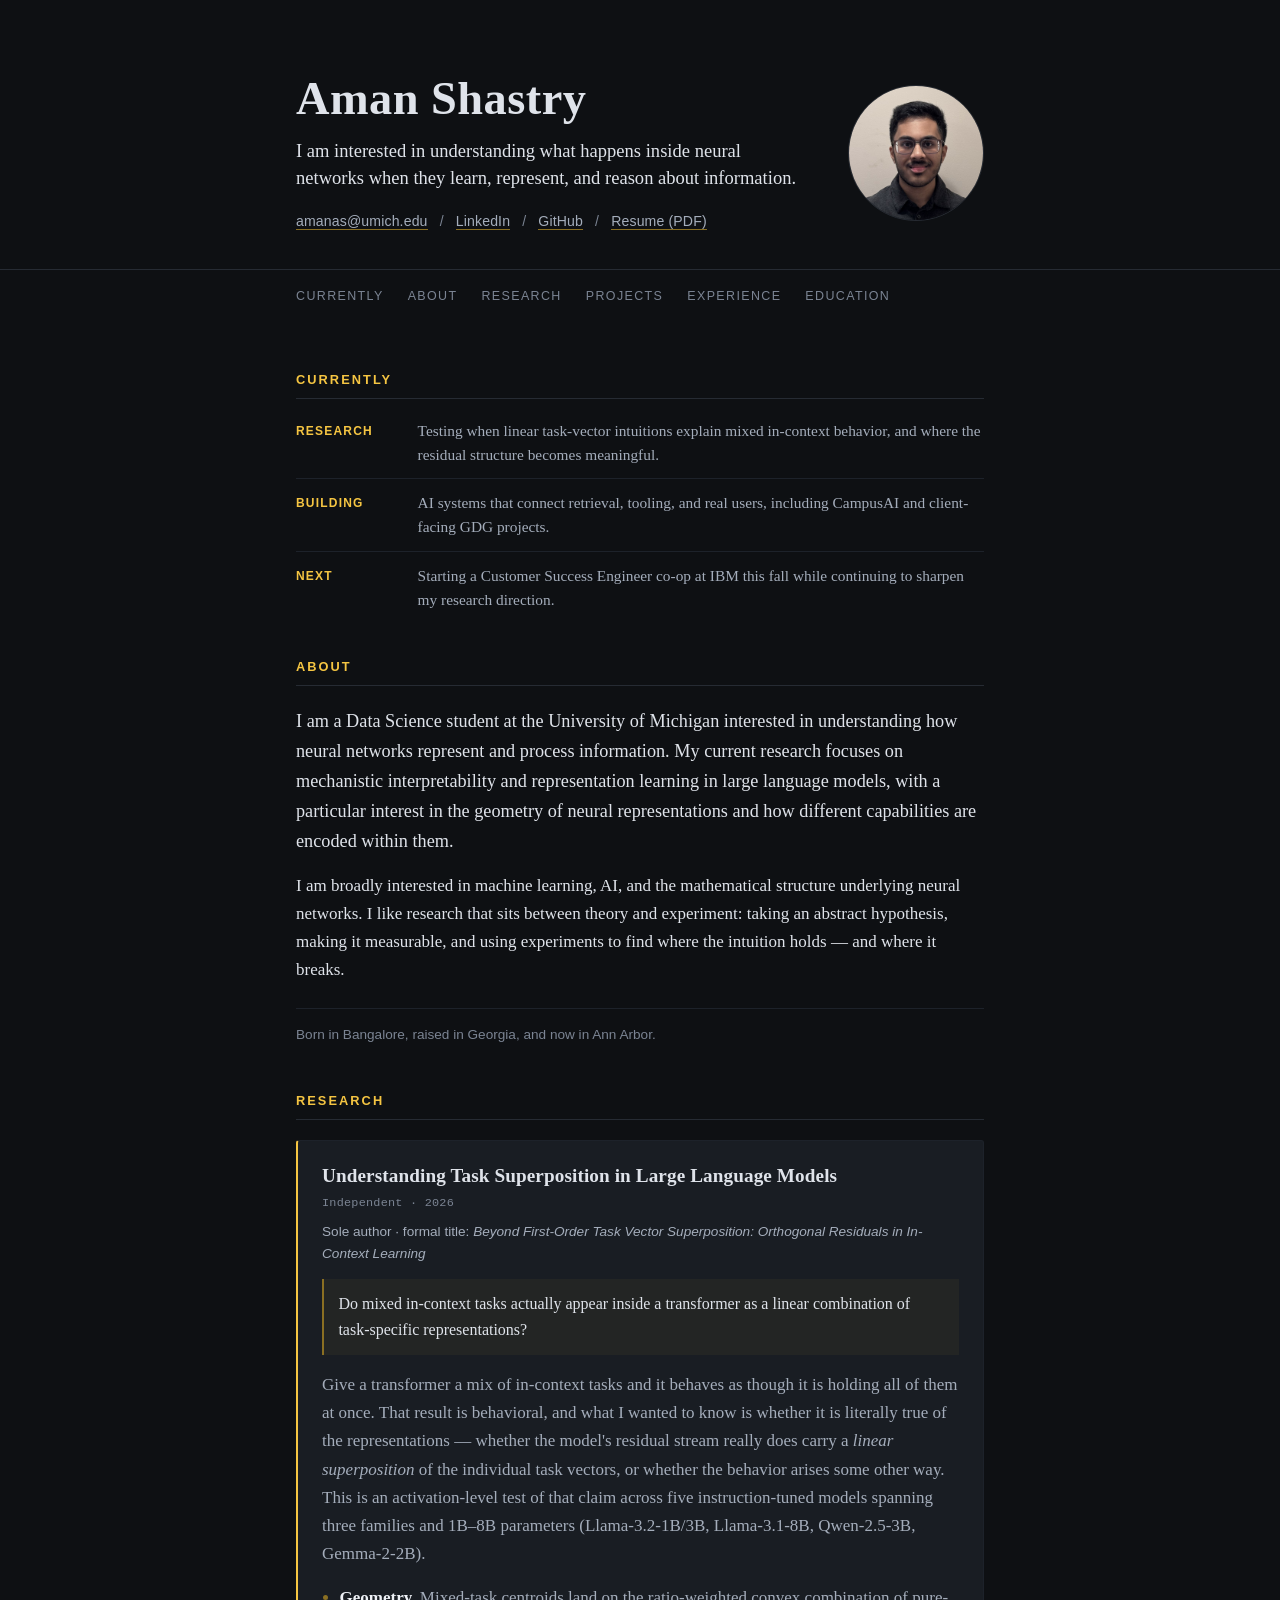
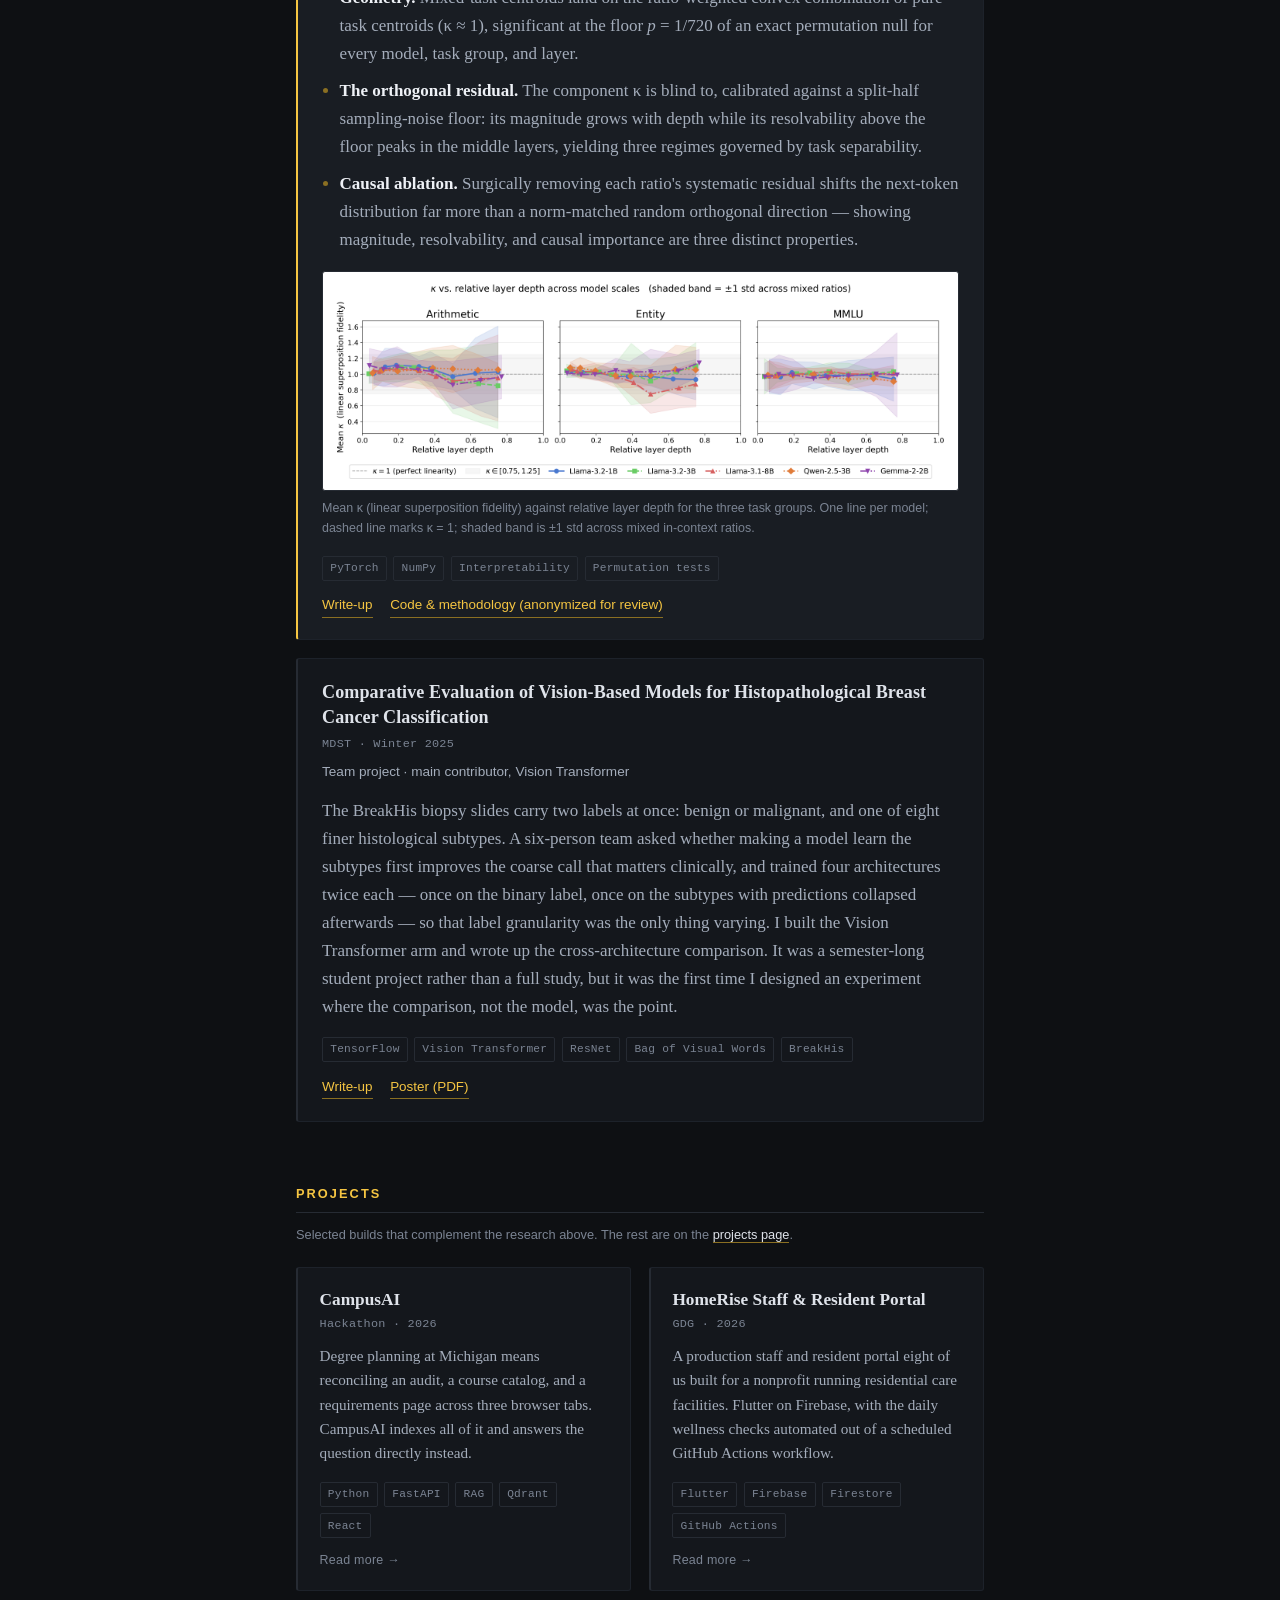
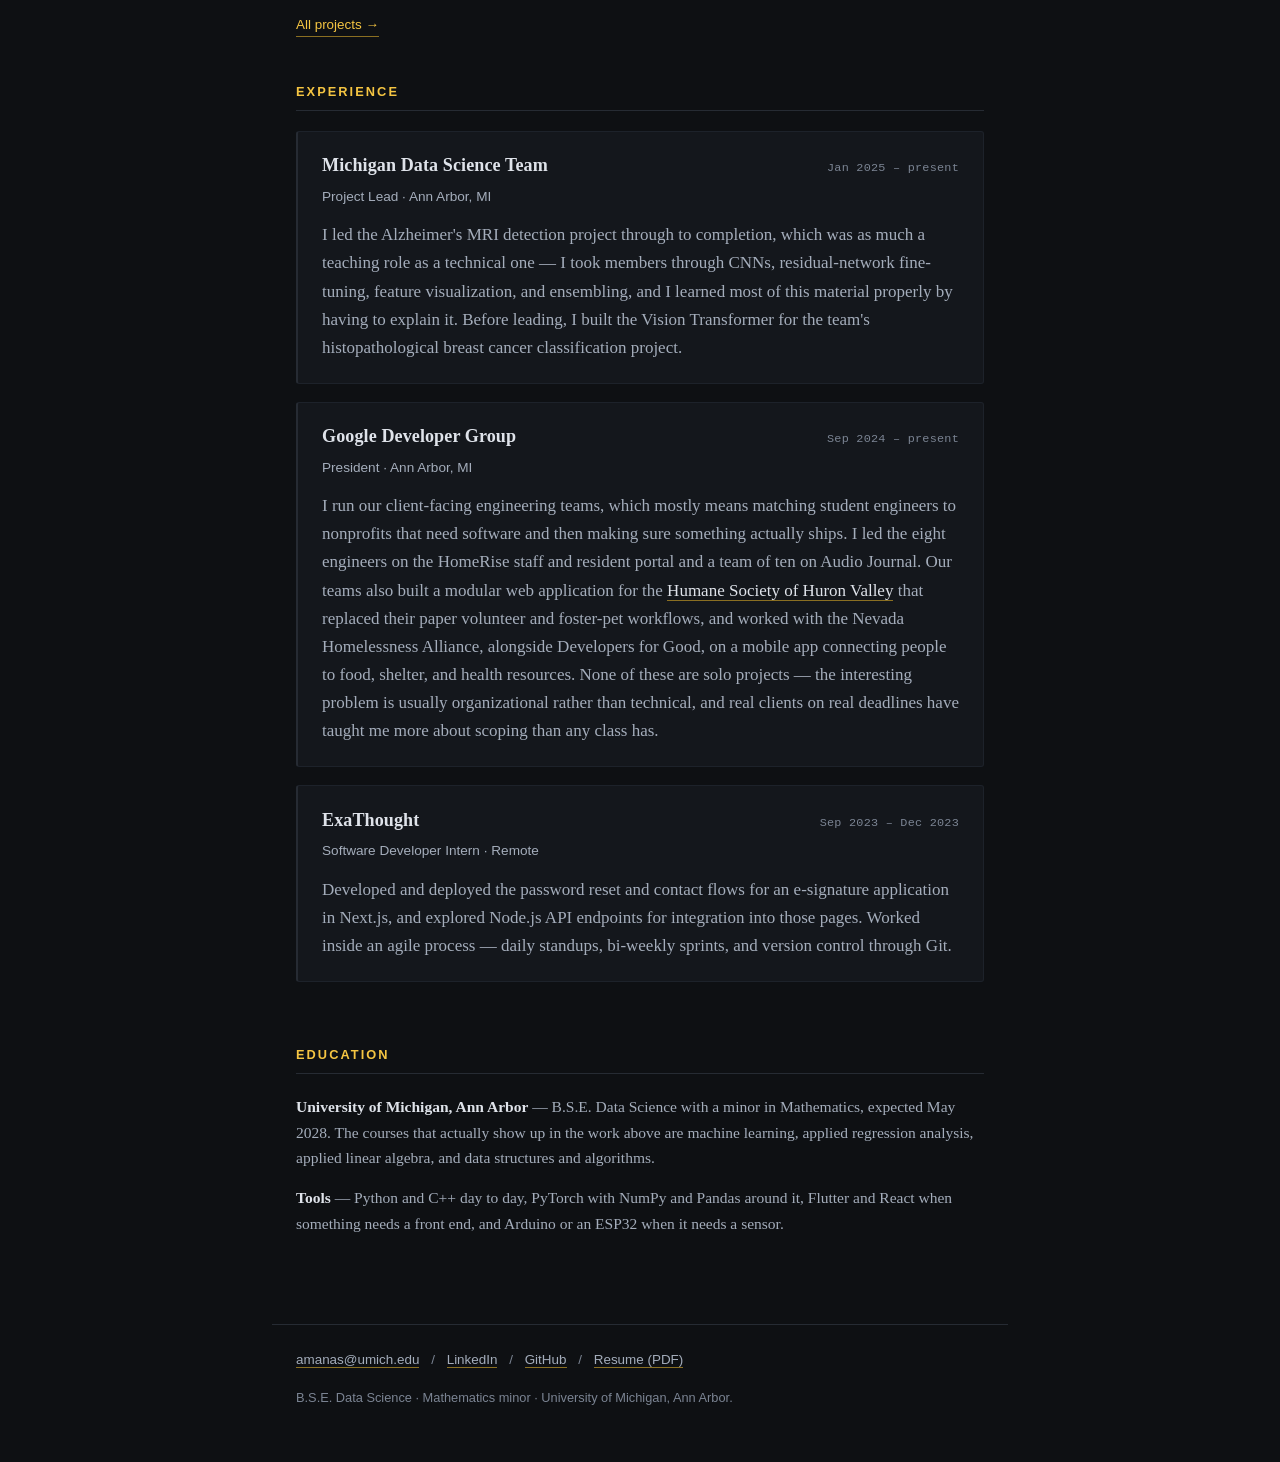
<file: index.html>
<!DOCTYPE html>
<html lang="en">
<head>
<meta charset="utf-8">
<meta name="viewport" content="width=device-width, initial-scale=1">
<title>Aman Shastry</title>
<meta name="description" content="Aman Shastry — Data Science at the University of Michigan. Mechanistic interpretability, representation learning, applied machine learning, and AI systems.">
<meta name="author" content="Aman Shastry">
<meta property="og:title" content="Aman Shastry">
<meta property="og:description" content="Mechanistic interpretability, representation learning, applied machine learning, and AI systems.">
<meta property="og:type" content="website">
<link rel="stylesheet" href="styles.css">
<link rel="icon" href="data:image/svg+xml,<svg xmlns='http://www.w3.org/2000/svg' viewBox='0 0 100 100'><rect width='100' height='100' fill='%230e1013'/><text y='.9em' x='.12em' font-size='78' font-family='Georgia,serif' fill='%23f5c542'>A</text></svg>">
</head>
<body>

<a class="skip-link" href="#main">Skip to content</a>

<header class="masthead">
  <div class="wrap masthead-inner">
    <div class="masthead-text">
      <h1>Aman Shastry</h1>
      <p class="identity">
        I am interested in understanding what happens inside neural networks when they learn,
        represent, and reason about information.
      </p>
      <nav class="contact" aria-label="Contact and profiles">
        <a href="mailto:amanas@umich.edu">amanas@umich.edu</a>
        <span class="sep" aria-hidden="true">/</span>
        <a href="https://www.linkedin.com/in/aman-shastry-26a92623b/" rel="me noopener" target="_blank">LinkedIn</a>
        <span class="sep" aria-hidden="true">/</span>
        <a href="https://github.com/Aman-Amith-Shastry" rel="me noopener" target="_blank">GitHub</a>
        <span class="sep" aria-hidden="true">/</span>
        <a href="assets/Aman Shastry Resume.pdf">Resume (PDF)</a>
      </nav>
    </div>

    <!-- PORTRAIT — assets/portrait.jpg is a 700x700 face-centered crop of assets/profile_pic.jpg
         with EXIF stripped. Regenerate it, don't point this at the full-frame original. -->
    <img class="portrait" src="assets/portrait.jpg" alt="Aman Shastry" width="700" height="700">
  </div>
</header>

<nav class="tabs wrap" aria-label="Sections">
  <a href="#currently">Currently</a>
  <a href="#about">About</a>
  <a href="#research">Research</a>
  <a href="#projects">Projects</a>
  <a href="#experience">Experience</a>
  <a href="#education">Education</a>
</nav>

<main id="main" class="wrap">

  <!-- CURRENTLY -->
  <section id="currently">
    <h2>Currently</h2>
    <ul class="now-list">
      <li>
        <span class="now-label">Research</span>
        <span class="now-text">Testing when linear task-vector intuitions explain mixed in-context behavior, and where the residual structure becomes meaningful.</span>
      </li>
      <li>
        <span class="now-label">Building</span>
        <span class="now-text">AI systems that connect retrieval, tooling, and real users, including CampusAI and client-facing GDG projects.</span>
      </li>
      <li>
        <span class="now-label">Next</span>
        <span class="now-text">Starting a Customer Success Engineer co-op at IBM this fall while continuing to sharpen my research direction.</span>
      </li>
    </ul>
  </section>

  <!-- ABOUT -->
  <section id="about">
    <h2>About</h2>
    <p class="lede">
      I am a Data Science student at the University of Michigan interested in understanding how neural
      networks represent and process information. My current research focuses on mechanistic
      interpretability and representation learning in large language models, with a particular interest
      in the geometry of neural representations and how different capabilities are encoded within them.
    </p>
    <p>
      I am broadly interested in machine learning, AI, and the mathematical structure underlying neural
      networks. I like research that sits between theory and experiment: taking an abstract hypothesis,
      making it measurable, and using experiments to find where the intuition holds &mdash; and where it
      breaks.
    </p>
    <p class="origin">
      Born in Bangalore, raised in Georgia, and now in Ann Arbor.
    </p>
  </section>

  <!-- RESEARCH -->
  <section id="research">
    <h2>Research</h2>

    <article class="entry featured">
      <div class="entry-head">
        <h3>Understanding Task Superposition in Large Language Models</h3>
        <span class="meta">Independent &middot; 2026</span>
      </div>
      <p class="role">Sole author &middot; formal title: <em>Beyond First-Order Task Vector Superposition: Orthogonal Residuals in In-Context Learning</em></p>
      <p class="question">
        Do mixed in-context tasks actually appear inside a transformer as a linear combination of task-specific representations?
      </p>
      <p>
        Give a transformer a mix of in-context tasks and it behaves as though it is holding all of them
        at once. That result is behavioral, and what I wanted to know is whether it is literally true of
        the representations &mdash; whether the model's residual stream really does carry a
        <em>linear superposition</em> of the individual task vectors, or whether the behavior arises
        some other way. This is an activation-level test of that claim across five instruction-tuned
        models spanning three families and 1B&ndash;8B parameters (Llama-3.2-1B/3B, Llama-3.1-8B,
        Qwen-2.5-3B, Gemma-2-2B).
      </p>
      <ul class="findings">
        <li>
          <strong>Geometry.</strong> Mixed-task centroids land on the ratio-weighted convex combination
          of pure-task centroids (&kappa;&nbsp;&approx;&nbsp;1), significant at the floor
          <em>p</em>&nbsp;=&nbsp;1/720 of an exact permutation null for every model, task group, and layer.
        </li>
        <li>
          <strong>The orthogonal residual.</strong> The component &kappa; is blind to, calibrated against a
          split-half sampling-noise floor: its magnitude grows with depth while its resolvability above
          the floor peaks in the middle layers, yielding three regimes governed by task separability.
        </li>
        <li>
          <strong>Causal ablation.</strong> Surgically removing each ratio's systematic residual shifts the
          next-token distribution far more than a norm-matched random orthogonal direction &mdash; showing
          magnitude, resolvability, and causal importance are three distinct properties.
        </li>
      </ul>
      <figure class="fig">
        <img src="assets/kappa_all_groups.png" alt="Three panels plotting mean kappa against relative layer depth for the arithmetic, entity, and MMLU task groups, with one line per model and a shaded band for one standard deviation across mixed ratios." loading="lazy" width="3200" height="1040">
        <figcaption>
          Mean &kappa; (linear superposition fidelity) against relative layer depth for the three task
          groups. One line per model; dashed line marks &kappa;&nbsp;=&nbsp;1; shaded band is
          &plusmn;1&nbsp;std across mixed in-context ratios.
        </figcaption>
      </figure>
      <p class="tags"><span>PyTorch</span><span>NumPy</span><span>Interpretability</span><span>Permutation tests</span></p>
      <p class="links">
        <a href="projects/task-vector-superposition.html">Write-up</a>
        <a href="https://anonymous.4open.science/r/task_vector_superposition-FAFB" rel="noopener" target="_blank">Code &amp; methodology (anonymized for review)</a>
      </p>
    </article>

    <article class="entry">
      <div class="entry-head">
        <h3>Comparative Evaluation of Vision-Based Models for Histopathological Breast Cancer Classification</h3>
        <span class="meta">MDST &middot; Winter 2025</span>
      </div>
      <p class="role">Team project &middot; main contributor, Vision Transformer</p>
      <p>
        The BreakHis biopsy slides carry two labels at once: benign or malignant, and one of eight finer
        histological subtypes. A six-person team asked whether making a model learn the subtypes first
        improves the coarse call that matters clinically, and trained four architectures twice each
        &mdash; once on the binary label, once on the subtypes with predictions collapsed afterwards
        &mdash; so that label granularity was the only thing varying. I built the Vision Transformer arm
        and wrote up the cross-architecture comparison. It was a semester-long student project rather
        than a full study, but it was the first time I designed an experiment where the comparison, not
        the model, was the point.
      </p>
      <p class="tags"><span>TensorFlow</span><span>Vision Transformer</span><span>ResNet</span><span>Bag of Visual Words</span><span>BreakHis</span></p>
      <p class="links">
        <a href="projects/breast-cancer.html">Write-up</a>
        <a href="assets/Final%20Poster.pdf">Poster (PDF)</a>
      </p>
    </article>
  </section>

  <!-- PROJECTS -->
  <section id="projects">
    <h2>Projects</h2>
    <p class="section-note">Selected builds that complement the research above. The rest are on the <a href="projects.html">projects page</a>.</p>

    <div class="cards">

      <a class="card" href="projects/campusai.html">
        <span class="card-head">
          <span class="card-title">CampusAI</span>
          <span class="meta">Hackathon &middot; 2026</span>
        </span>
        <span class="card-blurb">
          Degree planning at Michigan means reconciling an audit, a course catalog, and a requirements
          page across three browser tabs. CampusAI indexes all of it and answers the question directly
          instead.
        </span>
        <span class="tags"><span>Python</span><span>FastAPI</span><span>RAG</span><span>Qdrant</span><span>React</span></span>
        <span class="card-more">Read more &rarr;</span>
      </a>

      <a class="card" href="projects/homerise.html">
        <span class="card-head">
          <span class="card-title">HomeRise Staff &amp; Resident Portal</span>
          <span class="meta">GDG &middot; 2026</span>
        </span>
        <span class="card-blurb">
          A production staff and resident portal eight of us built for a nonprofit running residential
          care facilities. Flutter on Firebase, with the daily wellness checks automated out of a
          scheduled GitHub Actions workflow.
        </span>
        <span class="tags"><span>Flutter</span><span>Firebase</span><span>Firestore</span><span>GitHub Actions</span></span>
        <span class="card-more">Read more &rarr;</span>
      </a>

    </div>

    <p class="links more-link">
      <a href="projects.html">All projects &rarr;</a>
    </p>
  </section>

  <!-- EXPERIENCE -->
  <section id="experience">
    <h2>Experience</h2>

    <article class="entry">
      <div class="entry-head">
        <h3>Michigan Data Science Team</h3>
        <span class="meta">Jan 2025 &ndash; present</span>
      </div>
      <p class="role">Project Lead &middot; Ann Arbor, MI</p>
      <p>
        I led the Alzheimer's MRI detection project through to completion, which was as much a
        teaching role as a technical one &mdash; I took members through CNNs, residual-network
        fine-tuning, feature visualization, and ensembling, and I learned most of this material
        properly by having to explain it. Before leading, I built the Vision Transformer for the
        team's histopathological breast cancer classification project.
      </p>
    </article>

    <article class="entry">
      <div class="entry-head">
        <h3>Google Developer Group</h3>
        <span class="meta">Sep 2024 &ndash; present</span>
      </div>
      <p class="role">President &middot; Ann Arbor, MI</p>
      <p>
        I run our client-facing engineering teams, which mostly means matching student engineers to
        nonprofits that need software and then making sure something actually ships. I led the eight
        engineers on the HomeRise staff and resident portal and a team of ten on Audio Journal. Our
        teams also built a modular web application for the
        <a href="https://www.hshv.org/" rel="noopener" target="_blank">Humane Society of Huron Valley</a>
        that replaced their paper volunteer and foster-pet workflows, and worked with the Nevada
        Homelessness Alliance, alongside Developers for Good, on a mobile app connecting people to
        food, shelter, and health resources. None of these are solo projects &mdash; the interesting
        problem is usually organizational rather than technical, and real clients on real deadlines
        have taught me more about scoping than any class has.
      </p>
    </article>

    <article class="entry">
      <div class="entry-head">
        <h3>ExaThought</h3>
        <span class="meta">Sep 2023 &ndash; Dec 2023</span>
      </div>
      <p class="role">Software Developer Intern &middot; Remote</p>
      <p>
        Developed and deployed the password reset and contact flows for an e-signature application in
        Next.js, and explored Node.js API endpoints for integration into those pages. Worked inside an
        agile process &mdash; daily standups, bi-weekly sprints, and version control through Git.
      </p>
    </article>
  </section>

  <!-- EDUCATION -->
  <section id="education">
    <h2>Education</h2>

    <p class="edu">
      <strong>University of Michigan, Ann Arbor</strong> &mdash; B.S.E. Data Science with a minor in
      Mathematics, expected May 2028. The courses that actually show up in the work above are machine
      learning, applied regression analysis, applied linear algebra, and data structures and
      algorithms.
    </p>
    <p class="edu">
      <strong>Tools</strong> &mdash; Python and C++ day to day, PyTorch with NumPy and Pandas around
      it, Flutter and React when something needs a front end, and Arduino or an ESP32 when it needs a
      sensor.
    </p>
  </section>

</main>

<footer class="wrap">
  <p>
    <a href="mailto:amanas@umich.edu">amanas@umich.edu</a>
    <span class="sep" aria-hidden="true">/</span>
    <a href="https://www.linkedin.com/in/aman-shastry-26a92623b/" rel="noopener" target="_blank">LinkedIn</a>
    <span class="sep" aria-hidden="true">/</span>
    <a href="https://github.com/Aman-Amith-Shastry" rel="noopener" target="_blank">GitHub</a>
    <span class="sep" aria-hidden="true">/</span>
    <a href="assets/Aman_Shastry_Resume.pdf">Resume (PDF)</a>
  </p>
  <p class="colophon">B.S.E. Data Science &middot; Mathematics minor &middot; University of Michigan, Ann Arbor.</p>
</footer>

</body>
</html>
</file>
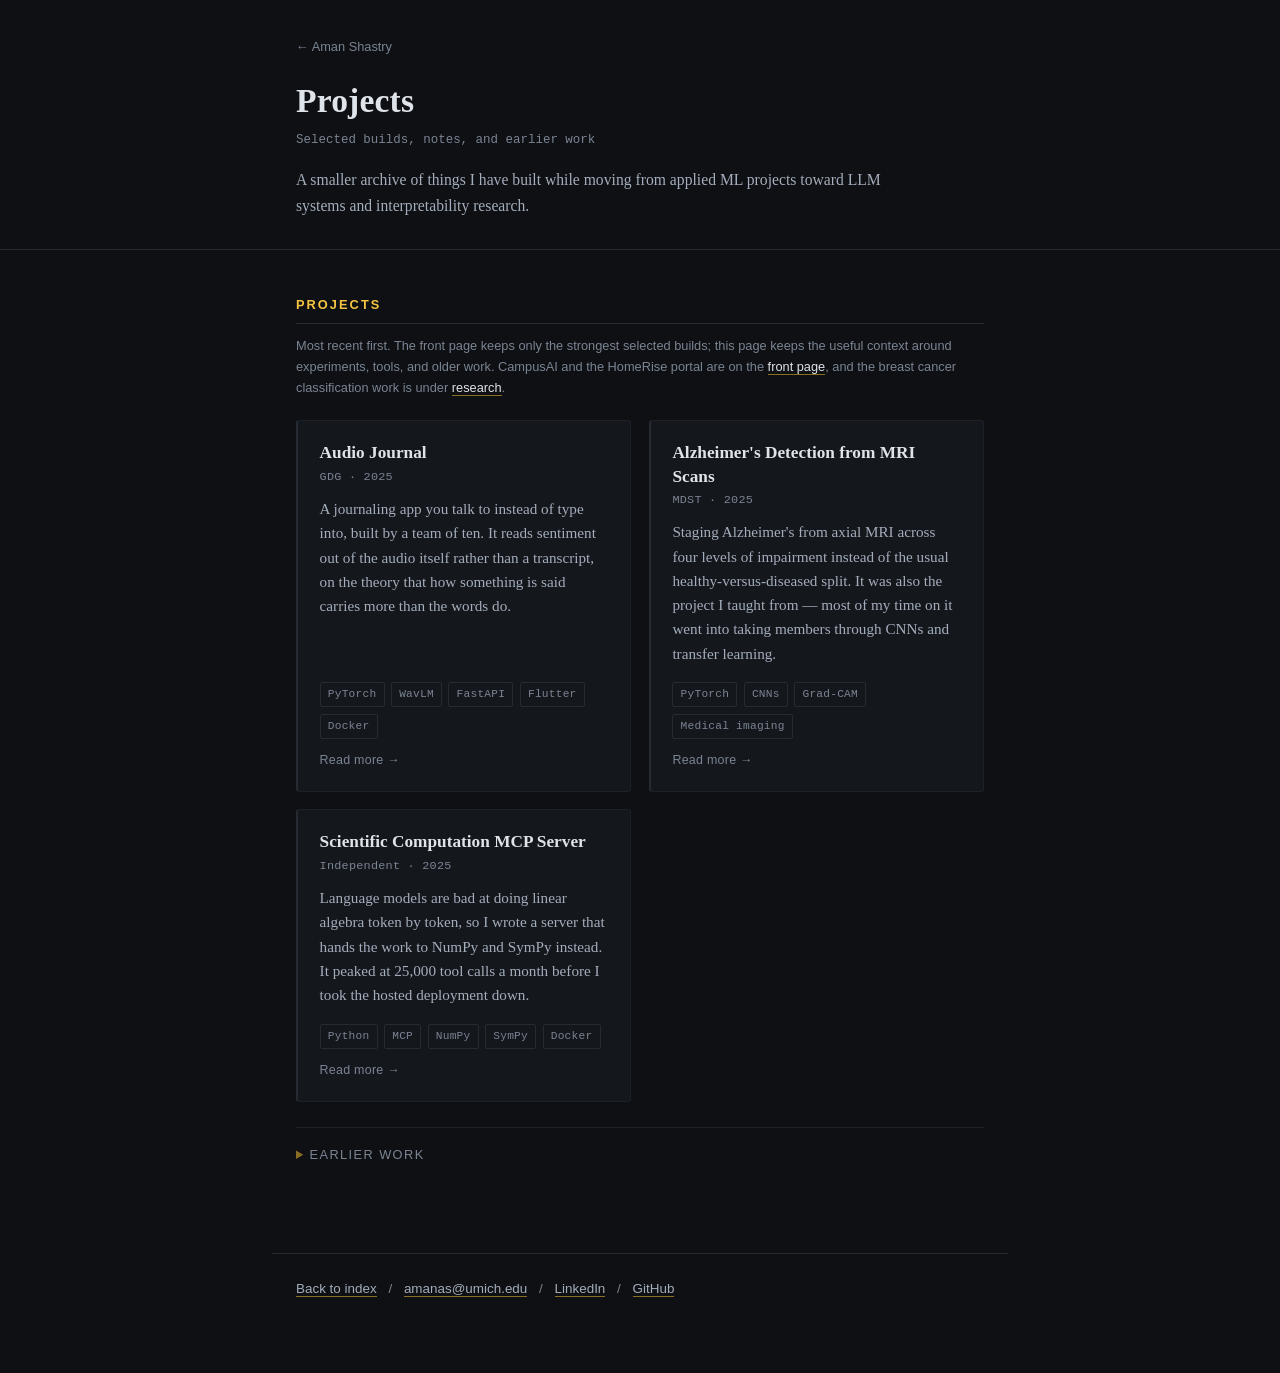
<file: projects.html>
<!DOCTYPE html>
<html lang="en">
<head>
<meta charset="utf-8">
<meta name="viewport" content="width=device-width, initial-scale=1">
<title>Projects — Aman Shastry</title>
<meta name="description" content="Selected projects and notes by Aman Shastry: applied machine learning, LLM tooling, client-facing software, and earlier hardware work.">
<meta name="author" content="Aman Shastry">
<meta property="og:title" content="Projects — Aman Shastry">
<meta property="og:description" content="Selected projects and notes: applied machine learning, LLM tooling, client-facing software, and earlier hardware work.">
<meta property="og:type" content="website">
<link rel="stylesheet" href="styles.css">
<link rel="icon" href="data:image/svg+xml,<svg xmlns='http://www.w3.org/2000/svg' viewBox='0 0 100 100'><rect width='100' height='100' fill='%230e1013'/><text y='.9em' x='.12em' font-size='78' font-family='Georgia,serif' fill='%23f5c542'>A</text></svg>">
</head>
<body>

<a class="skip-link" href="#main">Skip to content</a>

<header class="masthead subhead">
  <div class="wrap">
    <p class="crumb"><a href="index.html">&larr; Aman Shastry</a></p>
    <h1>Projects</h1>
    <p class="subtitle">Selected builds, notes, and earlier work</p>
    <p class="subhead-note">
      A smaller archive of things I have built while moving from applied ML projects toward LLM systems and interpretability research.
    </p>
  </div>
</header>

<main id="main" class="wrap">

  <section id="projects">
    <h2>Projects</h2>
    <p class="section-note">
      Most recent first. The front page keeps only the strongest selected builds; this page keeps
      the useful context around experiments, tools, and older work. CampusAI and the HomeRise portal
      are on the <a href="index.html#projects">front page</a>, and the breast cancer classification
      work is under <a href="index.html#research">research</a>.
    </p>

    <div class="cards">

      <a class="card" href="projects/audio-journal.html">
        <span class="card-head">
          <span class="card-title">Audio Journal</span>
          <span class="meta">GDG &middot; 2025</span>
        </span>
        <span class="card-blurb">
          A journaling app you talk to instead of type into, built by a team of ten. It reads sentiment
          out of the audio itself rather than a transcript, on the theory that how something is said
          carries more than the words do.
        </span>
        <span class="tags"><span>PyTorch</span><span>WavLM</span><span>FastAPI</span><span>Flutter</span><span>Docker</span></span>
        <span class="card-more">Read more &rarr;</span>
      </a>

      <a class="card" href="projects/alzheimers-mri.html">
        <span class="card-head">
          <span class="card-title">Alzheimer's Detection from MRI Scans</span>
          <span class="meta">MDST &middot; 2025</span>
        </span>
        <span class="card-blurb">
          Staging Alzheimer's from axial MRI across four levels of impairment instead of the usual
          healthy-versus-diseased split. It was also the project I taught from &mdash; most of my time
          on it went into taking members through CNNs and transfer learning.
        </span>
        <span class="tags"><span>PyTorch</span><span>CNNs</span><span>Grad-CAM</span><span>Medical imaging</span></span>
        <span class="card-more">Read more &rarr;</span>
      </a>

      <a class="card" href="projects/scientific-computation-mcp.html">
        <span class="card-head">
          <span class="card-title">Scientific Computation MCP Server</span>
          <span class="meta">Independent &middot; 2025</span>
        </span>
        <span class="card-blurb">
          Language models are bad at doing linear algebra token by token, so I wrote a server that hands
          the work to NumPy and SymPy instead. It peaked at 25,000 tool calls a month before I took the
          hosted deployment down.
        </span>
        <span class="tags"><span>Python</span><span>MCP</span><span>NumPy</span><span>SymPy</span><span>Docker</span></span>
        <span class="card-more">Read more &rarr;</span>
      </a>

    </div>

    <details class="earlier">
      <summary>Earlier work</summary>
      <ul class="compact">
        <li>
          <a href="projects/skin-cancer.html">Skin cancer classification</a>
          &mdash; benign versus malignant on dermoscopic lesion images, from before college and before
          I understood most of what I was using. <span class="meta">2023</span>
        </li>
        <li>
          <a href="https://github.com/Aman-Amith-Shastry/CO2-Detection-Arduino" rel="noopener" target="_blank">CO<sub>2</sub> detection rig</a>
          &mdash; an Arduino sensor build logging carbon dioxide concentration, with a
          <a href="https://github.com/Aman-Amith-Shastry/CO2-Emission-app" rel="noopener" target="_blank">companion Flutter app</a>
          for reading it. <span class="meta">2023</span>
        </li>
        <li>
          <a href="https://github.com/Aman-Amith-Shastry/Water-TDS-monitoring" rel="noopener" target="_blank">Water TDS monitor</a>
          &mdash; measuring total dissolved solids in water off a microcontroller and a pair of
          electrodes, without a commercial TDS meter. <span class="meta">2021</span>
        </li>
      </ul>
    </details>
  </section>

</main>

<footer class="wrap">
  <p>
    <a href="index.html">Back to index</a>
    <span class="sep" aria-hidden="true">/</span>
    <a href="mailto:amanas@umich.edu">amanas@umich.edu</a>
    <span class="sep" aria-hidden="true">/</span>
    <a href="https://www.linkedin.com/in/aman-shastry-26a92623b/" rel="noopener" target="_blank">LinkedIn</a>
    <span class="sep" aria-hidden="true">/</span>
    <a href="https://github.com/Aman-Amith-Shastry" rel="noopener" target="_blank">GitHub</a>
  </p>
</footer>

</body>
</html>
</file>
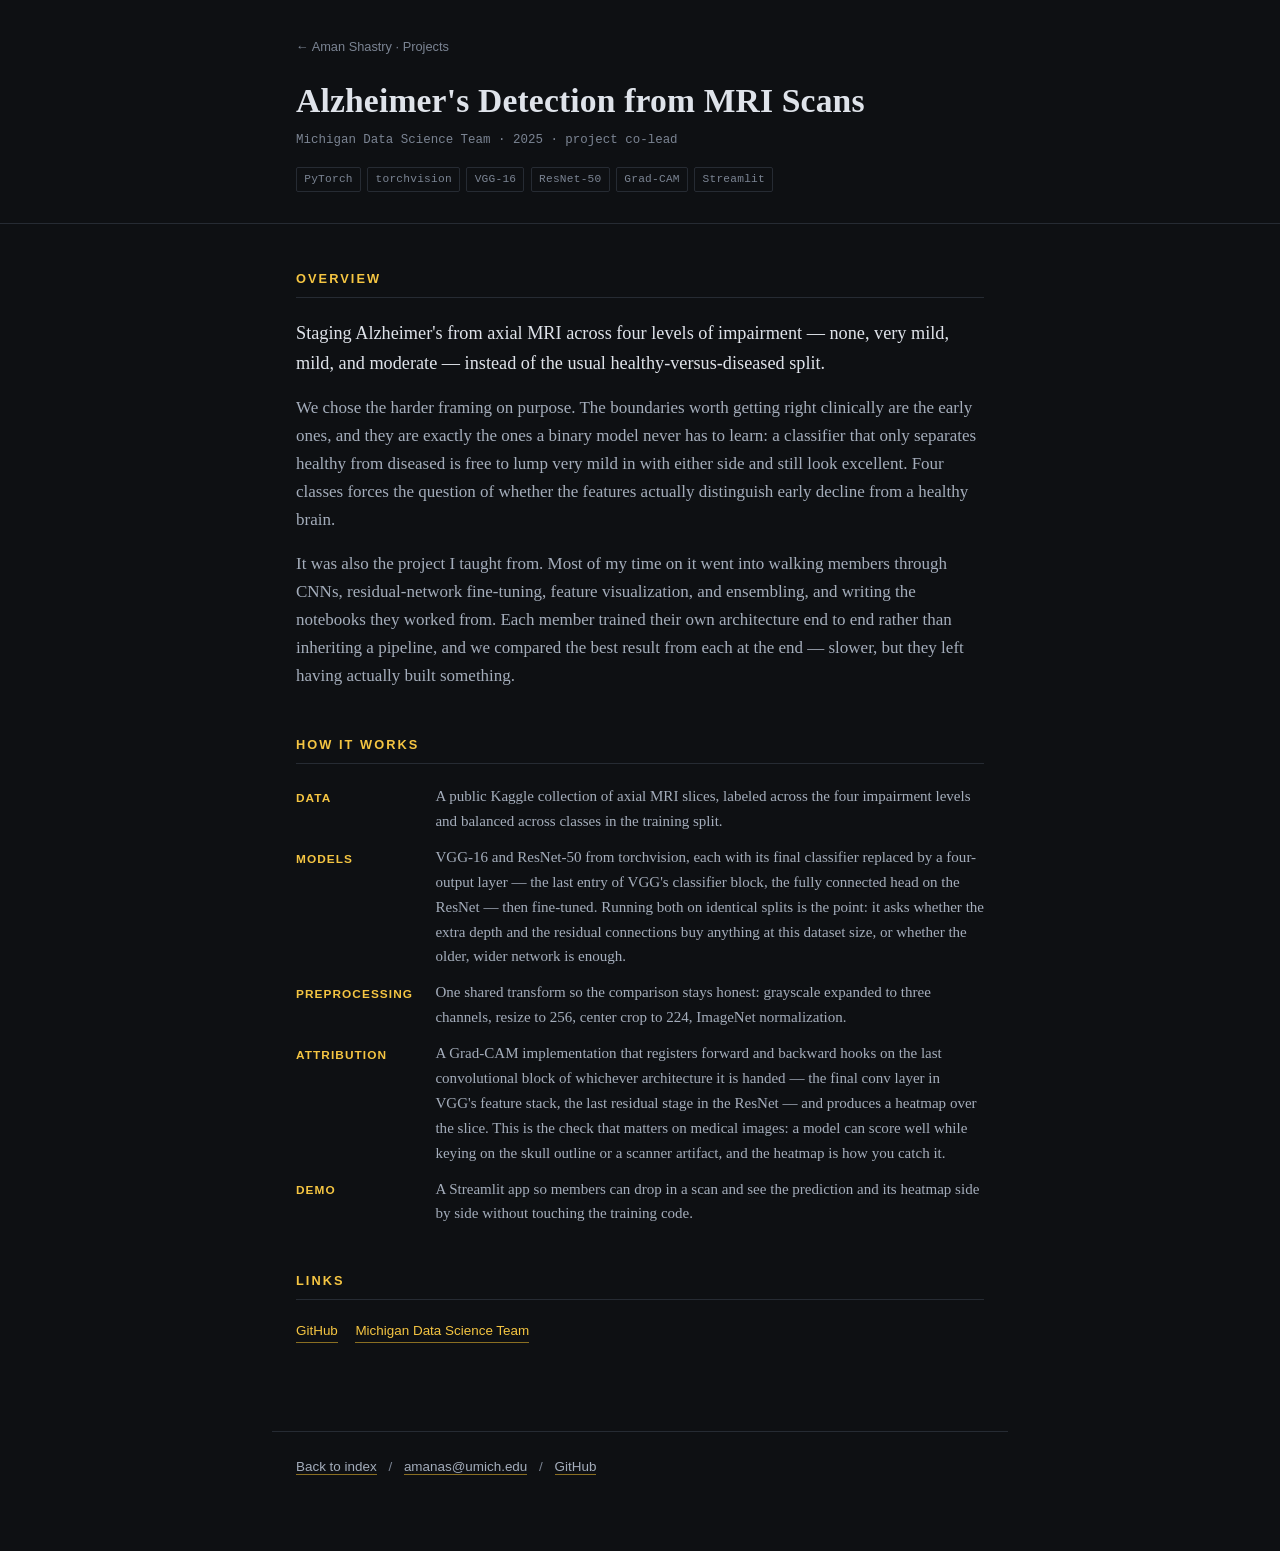
<file: projects/alzheimers-mri.html>
<!DOCTYPE html>
<html lang="en">
<head>
<meta charset="utf-8">
<meta name="viewport" content="width=device-width, initial-scale=1">
<title>Alzheimer's Detection from MRI Scans — Aman Shastry</title>
<meta name="description" content="Four-class Alzheimer's staging from axial MRI — VGG-16 against ResNet-50 with Grad-CAM attribution. Michigan Data Science Team.">
<meta name="author" content="Aman Shastry">
<meta property="og:title" content="Alzheimer's Detection from MRI Scans — Aman Shastry">
<meta property="og:description" content="Four-class Alzheimer's staging from axial MRI — VGG-16 against ResNet-50 with Grad-CAM attribution. Michigan Data Science Team.">
<meta property="og:type" content="article">
<link rel="stylesheet" href="../styles.css">
<link rel="icon" href="data:image/svg+xml,<svg xmlns='http://www.w3.org/2000/svg' viewBox='0 0 100 100'><rect width='100' height='100' fill='%230e1013'/><text y='.9em' x='.12em' font-size='78' font-family='Georgia,serif' fill='%23f5c542'>A</text></svg>">
</head>
<body>

<a class="skip-link" href="#main">Skip to content</a>

<header class="masthead subhead">
  <div class="wrap">
    <p class="crumb"><a href="../projects.html">&larr; Aman Shastry &middot; Projects</a></p>
    <h1>Alzheimer's Detection from MRI Scans</h1>
    <p class="subtitle">Michigan Data Science Team &middot; 2025 &middot; project co-lead</p>
    <p class="tags"><span>PyTorch</span><span>torchvision</span><span>VGG-16</span><span>ResNet-50</span><span>Grad-CAM</span><span>Streamlit</span></p>
  </div>
</header>

<main id="main" class="wrap detail">

  <section>
    <h2>Overview</h2>
    <p class="lede">
      Staging Alzheimer's from axial MRI across four levels of impairment &mdash; none, very mild,
      mild, and moderate &mdash; instead of the usual healthy-versus-diseased split.
    </p>
    <p>
      We chose the harder framing on purpose. The boundaries worth getting right clinically are the
      early ones, and they are exactly the ones a binary model never has to learn: a classifier that
      only separates healthy from diseased is free to lump very mild in with either side and still
      look excellent. Four classes forces the question of whether the features actually distinguish
      early decline from a healthy brain.
    </p>
    <p>
      It was also the project I taught from. Most of my time on it went into walking members through
      CNNs, residual-network fine-tuning, feature visualization, and ensembling, and writing the
      notebooks they worked from. Each member trained their own architecture end to end rather than
      inheriting a pipeline, and we compared the best result from each at the end &mdash; slower, but
      they left having actually built something.
    </p>
  </section>

  <section>
    <h2>How it works</h2>
    <dl class="stack">
      <dt>Data</dt>
      <dd>
        A public Kaggle collection of axial MRI slices, labeled across the four impairment levels
        and balanced across classes in the training split.
      </dd>

      <dt>Models</dt>
      <dd>
        VGG-16 and ResNet-50 from torchvision, each with its final classifier replaced by a
        four-output layer &mdash; the last entry of VGG's classifier block, the fully connected head
        on the ResNet &mdash; then fine-tuned. Running both on identical splits is the point: it asks
        whether the extra depth and the residual connections buy anything at this dataset size, or
        whether the older, wider network is enough.
      </dd>

      <dt>Preprocessing</dt>
      <dd>
        One shared transform so the comparison stays honest: grayscale expanded to three channels,
        resize to 256, center crop to 224, ImageNet normalization.
      </dd>

      <dt>Attribution</dt>
      <dd>
        A Grad-CAM implementation that registers forward and backward hooks on the last convolutional
        block of whichever architecture it is handed &mdash; the final conv layer in VGG's feature
        stack, the last residual stage in the ResNet &mdash; and produces a heatmap over the slice.
        This is the check that matters on medical images: a model can score well while keying on the
        skull outline or a scanner artifact, and the heatmap is how you catch it.
      </dd>

      <dt>Demo</dt>
      <dd>
        A Streamlit app so members can drop in a scan and see the prediction and its heatmap side by
        side without touching the training code.
      </dd>
    </dl>
  </section>

  <section>
    <h2>Links</h2>
    <p class="links">
      <a href="https://github.com/Aman-Amith-Shastry/mri-alzheimers-detection-mdst" rel="noopener" target="_blank">GitHub</a>
      <a href="https://mdst.club/" rel="noopener" target="_blank">Michigan Data Science Team</a>
    </p>
  </section>

</main>

<footer class="wrap">
  <p>
    <a href="../index.html">Back to index</a>
    <span class="sep" aria-hidden="true">/</span>
    <a href="mailto:amanas@umich.edu">amanas@umich.edu</a>
    <span class="sep" aria-hidden="true">/</span>
    <a href="https://github.com/Aman-Amith-Shastry" rel="noopener" target="_blank">GitHub</a>
  </p>
</footer>

</body>
</html>
</file>
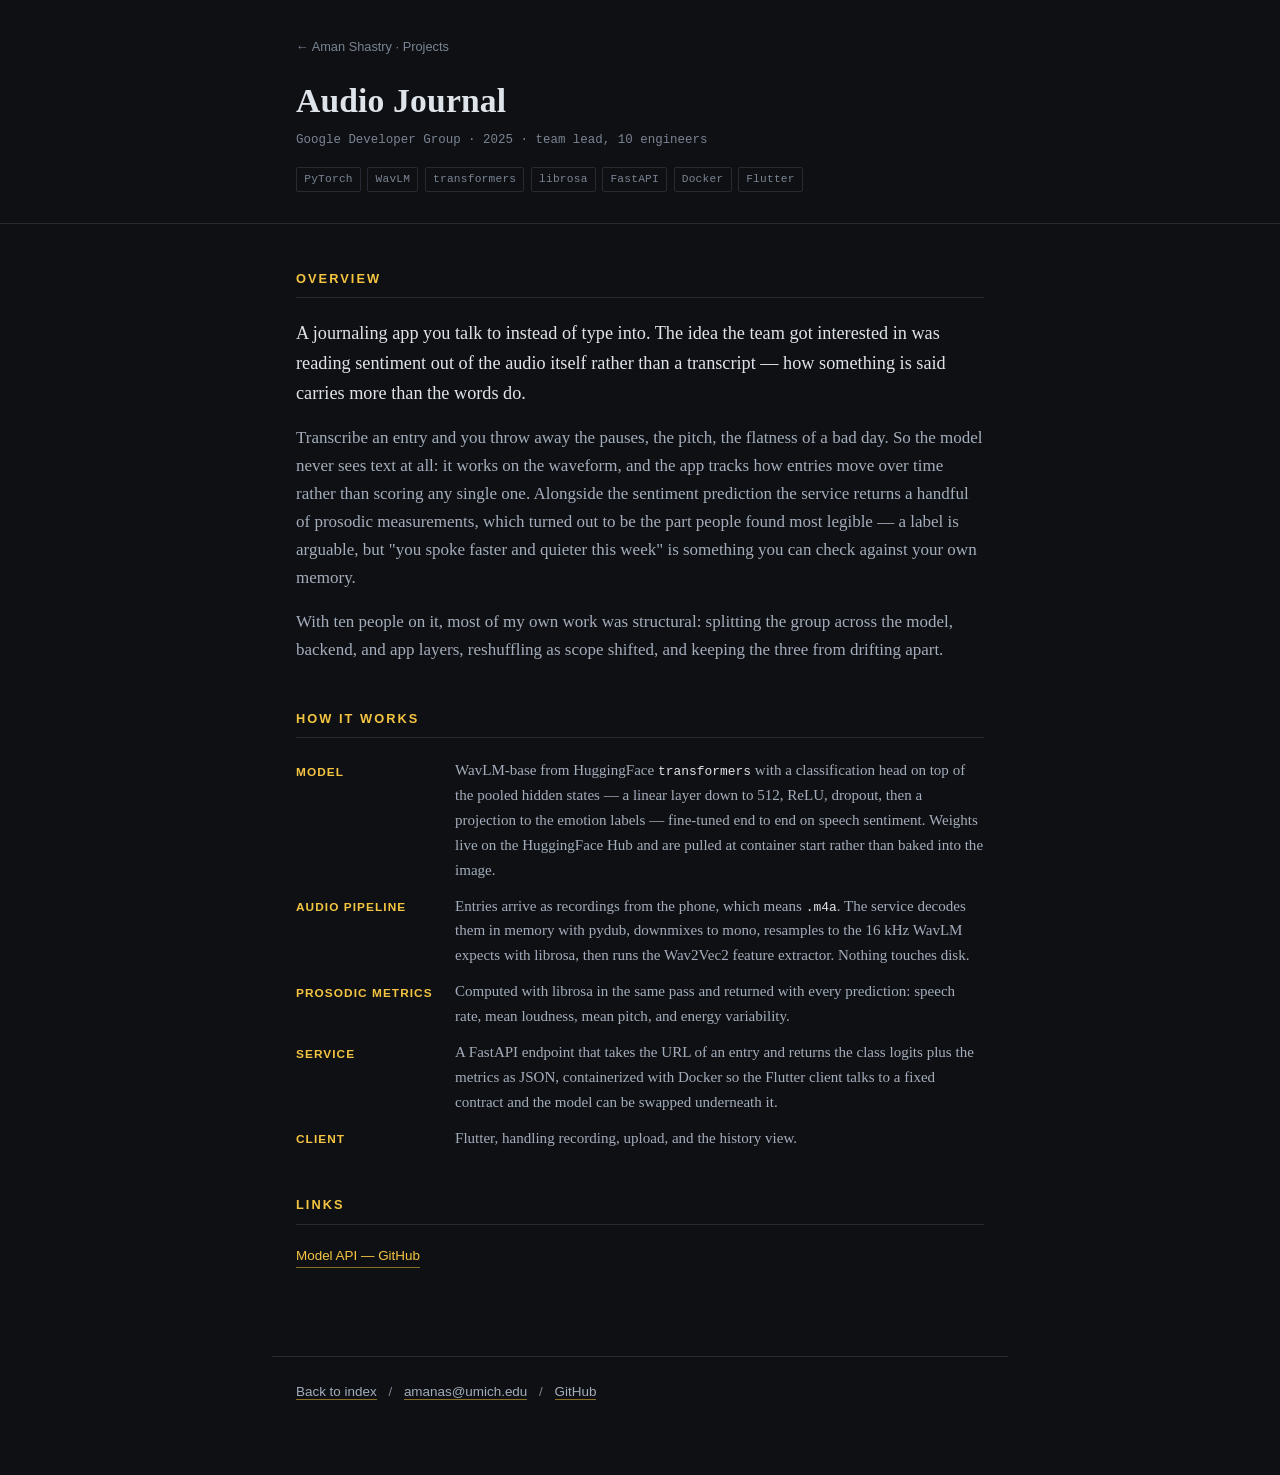
<file: projects/audio-journal.html>
<!DOCTYPE html>
<html lang="en">
<head>
<meta charset="utf-8">
<meta name="viewport" content="width=device-width, initial-scale=1">
<title>Audio Journal — Aman Shastry</title>
<meta name="description" content="Audio Journal — a spoken journaling app that reads sentiment from the audio itself, built on a fine-tuned WavLM model behind a FastAPI service.">
<meta name="author" content="Aman Shastry">
<meta property="og:title" content="Audio Journal — Aman Shastry">
<meta property="og:description" content="A spoken journaling app that reads sentiment from the audio itself, built on a fine-tuned WavLM model behind a FastAPI service.">
<meta property="og:type" content="article">
<link rel="stylesheet" href="../styles.css">
<link rel="icon" href="data:image/svg+xml,<svg xmlns='http://www.w3.org/2000/svg' viewBox='0 0 100 100'><rect width='100' height='100' fill='%230e1013'/><text y='.9em' x='.12em' font-size='78' font-family='Georgia,serif' fill='%23f5c542'>A</text></svg>">
</head>
<body>

<a class="skip-link" href="#main">Skip to content</a>

<header class="masthead subhead">
  <div class="wrap">
    <p class="crumb"><a href="../projects.html">&larr; Aman Shastry &middot; Projects</a></p>
    <h1>Audio Journal</h1>
    <p class="subtitle">Google Developer Group &middot; 2025 &middot; team lead, 10 engineers</p>
    <p class="tags"><span>PyTorch</span><span>WavLM</span><span>transformers</span><span>librosa</span><span>FastAPI</span><span>Docker</span><span>Flutter</span></p>
  </div>
</header>

<main id="main" class="wrap detail">

  <section>
    <h2>Overview</h2>
    <p class="lede">
      A journaling app you talk to instead of type into. The idea the team got interested in was
      reading sentiment out of the audio itself rather than a transcript &mdash; how something is said
      carries more than the words do.
    </p>
    <p>
      Transcribe an entry and you throw away the pauses, the pitch, the flatness of a bad day. So the
      model never sees text at all: it works on the waveform, and the app tracks how entries move over
      time rather than scoring any single one. Alongside the sentiment prediction the service returns
      a handful of prosodic measurements, which turned out to be the part people found most
      legible &mdash; a label is arguable, but "you spoke faster and quieter this week" is something
      you can check against your own memory.
    </p>
    <p>
      With ten people on it, most of my own work was structural: splitting the group across the model,
      backend, and app layers, reshuffling as scope shifted, and keeping the three from drifting
      apart.
    </p>
  </section>

  <section>
    <h2>How it works</h2>
    <dl class="stack">
      <dt>Model</dt>
      <dd>
        WavLM-base from HuggingFace <span class="code">transformers</span> with a classification head
        on top of the pooled hidden states &mdash; a linear layer down to 512, ReLU, dropout, then a
        projection to the emotion labels &mdash; fine-tuned end to end on speech sentiment. Weights
        live on the HuggingFace Hub and are pulled at container start rather than baked into the
        image.
      </dd>

      <dt>Audio pipeline</dt>
      <dd>
        Entries arrive as recordings from the phone, which means <span class="code">.m4a</span>. The
        service decodes them in memory with pydub, downmixes to mono, resamples to the 16&nbsp;kHz
        WavLM expects with librosa, then runs the Wav2Vec2 feature extractor. Nothing touches disk.
      </dd>

      <dt>Prosodic metrics</dt>
      <dd>
        Computed with librosa in the same pass and returned with every prediction: speech rate, mean
        loudness, mean pitch, and energy variability.
      </dd>

      <dt>Service</dt>
      <dd>
        A FastAPI endpoint that takes the URL of an entry and returns the class logits plus the
        metrics as JSON, containerized with Docker so the Flutter client talks to a fixed contract
        and the model can be swapped underneath it.
      </dd>

      <dt>Client</dt>
      <dd>Flutter, handling recording, upload, and the history view.</dd>
    </dl>
  </section>

  <section>
    <h2>Links</h2>
    <p class="links">
      <a href="https://github.com/Aman-Amith-Shastry/audio_journal_api" rel="noopener" target="_blank">Model API &mdash; GitHub</a>
    </p>
  </section>

</main>

<footer class="wrap">
  <p>
    <a href="../index.html">Back to index</a>
    <span class="sep" aria-hidden="true">/</span>
    <a href="mailto:amanas@umich.edu">amanas@umich.edu</a>
    <span class="sep" aria-hidden="true">/</span>
    <a href="https://github.com/Aman-Amith-Shastry" rel="noopener" target="_blank">GitHub</a>
  </p>
</footer>

</body>
</html>
</file>
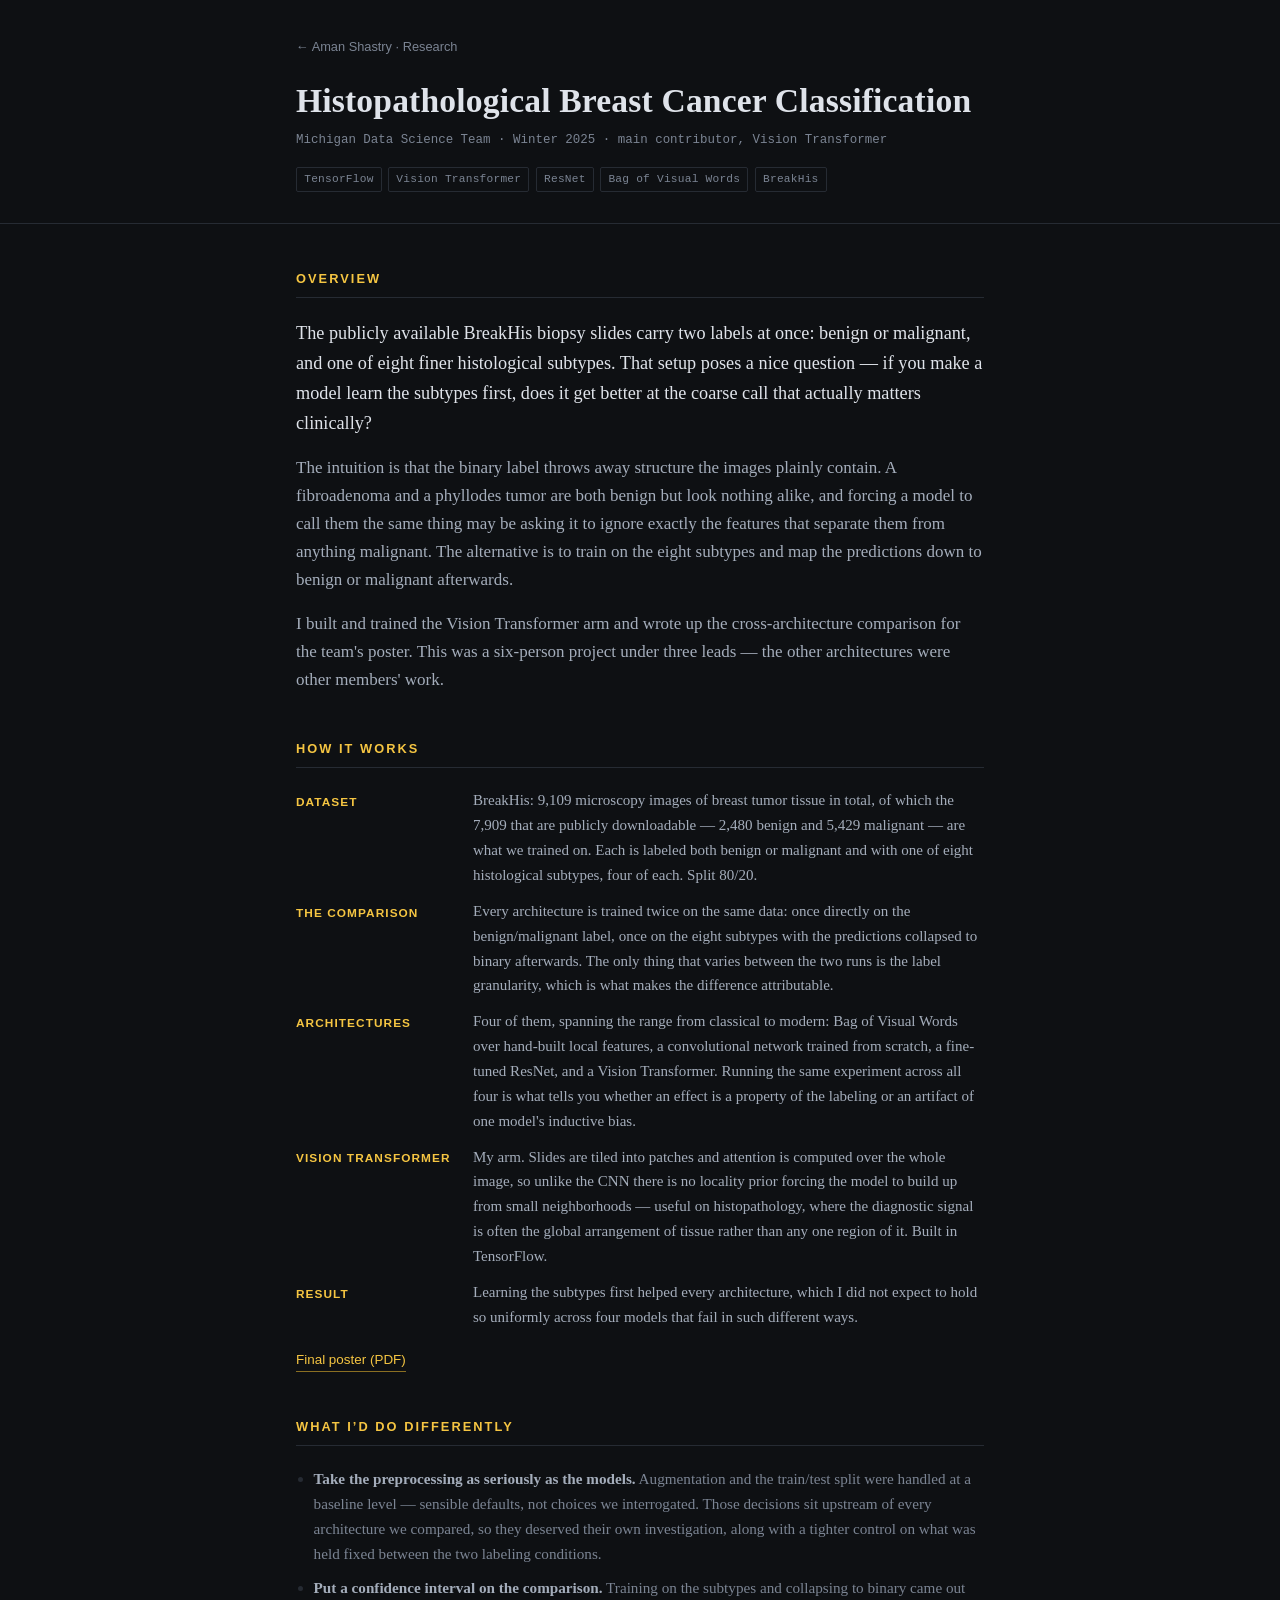
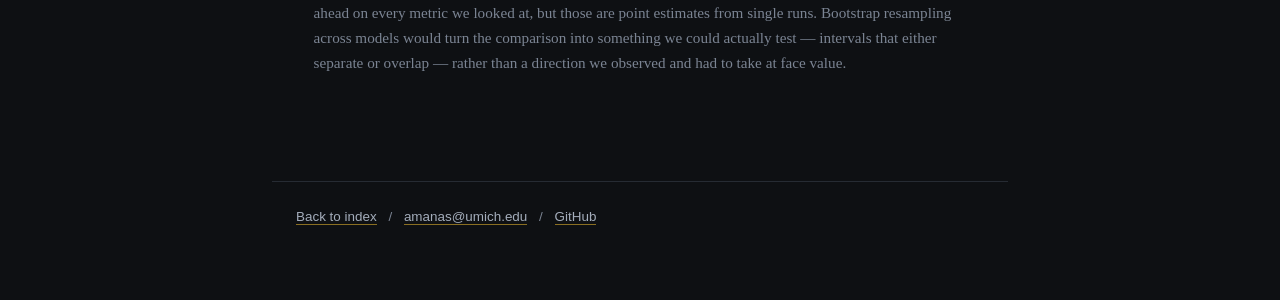
<file: projects/breast-cancer.html>
<!DOCTYPE html>
<html lang="en">
<head>
<meta charset="utf-8">
<meta name="viewport" content="width=device-width, initial-scale=1">
<title>Histopathological Breast Cancer Classification — Aman Shastry</title>
<meta name="description" content="Does learning fine-grained histological subtypes first improve the coarse benign/malignant call? Four architectures on BreakHis — Michigan Data Science Team.">
<meta name="author" content="Aman Shastry">
<meta property="og:title" content="Histopathological Breast Cancer Classification — Aman Shastry">
<meta property="og:description" content="Does learning fine-grained histological subtypes first improve the coarse benign/malignant call? Four architectures on BreakHis — Michigan Data Science Team.">
<meta property="og:type" content="article">
<link rel="stylesheet" href="../styles.css">
<link rel="icon" href="data:image/svg+xml,<svg xmlns='http://www.w3.org/2000/svg' viewBox='0 0 100 100'><rect width='100' height='100' fill='%230e1013'/><text y='.9em' x='.12em' font-size='78' font-family='Georgia,serif' fill='%23f5c542'>A</text></svg>">
</head>
<body>

<a class="skip-link" href="#main">Skip to content</a>

<header class="masthead subhead">
  <div class="wrap">
    <p class="crumb"><a href="../index.html#research">&larr; Aman Shastry &middot; Research</a></p>
    <h1>Histopathological Breast Cancer Classification</h1>
    <p class="subtitle">Michigan Data Science Team &middot; Winter 2025 &middot; main contributor, Vision Transformer</p>
    <p class="tags"><span>TensorFlow</span><span>Vision Transformer</span><span>ResNet</span><span>Bag of Visual Words</span><span>BreakHis</span></p>
  </div>
</header>

<main id="main" class="wrap detail">

  <section>
    <h2>Overview</h2>
    <p class="lede">
      The publicly available BreakHis biopsy slides carry two labels at once: benign or malignant, and
      one of eight finer histological subtypes. That setup poses a nice question &mdash; if you make a
      model learn the subtypes first, does it get better at the coarse call that actually matters
      clinically?
    </p>
    <p>
      The intuition is that the binary label throws away structure the images plainly contain. A
      fibroadenoma and a phyllodes tumor are both benign but look nothing alike, and forcing a model
      to call them the same thing may be asking it to ignore exactly the features that separate them
      from anything malignant. The alternative is to train on the eight subtypes and map the
      predictions down to benign or malignant afterwards.
    </p>
    <p>
      I built and trained the Vision Transformer arm and wrote up the cross-architecture comparison
      for the team's poster. This was a six-person project under three leads &mdash; the other
      architectures were other members' work.
    </p>
  </section>

  <section>
    <h2>How it works</h2>
    <dl class="stack">
      <dt>Dataset</dt>
      <dd>
        BreakHis: 9,109 microscopy images of breast tumor tissue in total, of which the 7,909 that
        are publicly downloadable &mdash; 2,480 benign and 5,429 malignant &mdash; are what we trained
        on. Each is labeled both benign or malignant and with one of eight histological subtypes,
        four of each. Split 80/20.
      </dd>

      <dt>The comparison</dt>
      <dd>
        Every architecture is trained twice on the same data: once directly on the benign/malignant
        label, once on the eight subtypes with the predictions collapsed to binary afterwards. The
        only thing that varies between the two runs is the label granularity, which is what makes the
        difference attributable.
      </dd>

      <dt>Architectures</dt>
      <dd>
        Four of them, spanning the range from classical to modern: Bag of Visual Words over hand-built
        local features, a convolutional network trained from scratch, a fine-tuned ResNet, and a
        Vision Transformer. Running the same experiment across all four is what tells you whether an
        effect is a property of the labeling or an artifact of one model's inductive bias.
      </dd>

      <dt>Vision Transformer</dt>
      <dd>
        My arm. Slides are tiled into patches and attention is computed over the whole image, so
        unlike the CNN there is no locality prior forcing the model to build up from small
        neighborhoods &mdash; useful on histopathology, where the diagnostic signal is often the
        global arrangement of tissue rather than any one region of it. Built in TensorFlow.
      </dd>

      <dt>Result</dt>
      <dd>
        Learning the subtypes first helped every architecture, which I did not expect to hold so
        uniformly across four models that fail in such different ways.
      </dd>
    </dl>

    <p class="links">
      <a href="../assets/Final%20Poster.pdf">Final poster (PDF)</a>
    </p>
  </section>

  <section>
    <h2>What I&rsquo;d do differently</h2>
    <ul class="findings retro">
      <li>
        <strong>Take the preprocessing as seriously as the models.</strong> Augmentation and the
        train/test split were handled at a baseline level &mdash; sensible defaults, not choices we
        interrogated. Those decisions sit upstream of every architecture we compared, so they deserved
        their own investigation, along with a tighter control on what was held fixed between the two
        labeling conditions.
      </li>
      <li>
        <strong>Put a confidence interval on the comparison.</strong> Training on the subtypes and
        collapsing to binary came out ahead on every metric we looked at, but those are point
        estimates from single runs. Bootstrap resampling across models would turn the comparison into
        something we could actually test &mdash; intervals that either separate or overlap &mdash;
        rather than a direction we observed and had to take at face value.
      </li>
    </ul>
  </section>

</main>

<footer class="wrap">
  <p>
    <a href="../index.html">Back to index</a>
    <span class="sep" aria-hidden="true">/</span>
    <a href="mailto:amanas@umich.edu">amanas@umich.edu</a>
    <span class="sep" aria-hidden="true">/</span>
    <a href="https://github.com/Aman-Amith-Shastry" rel="noopener" target="_blank">GitHub</a>
  </p>
</footer>

</body>
</html>
</file>
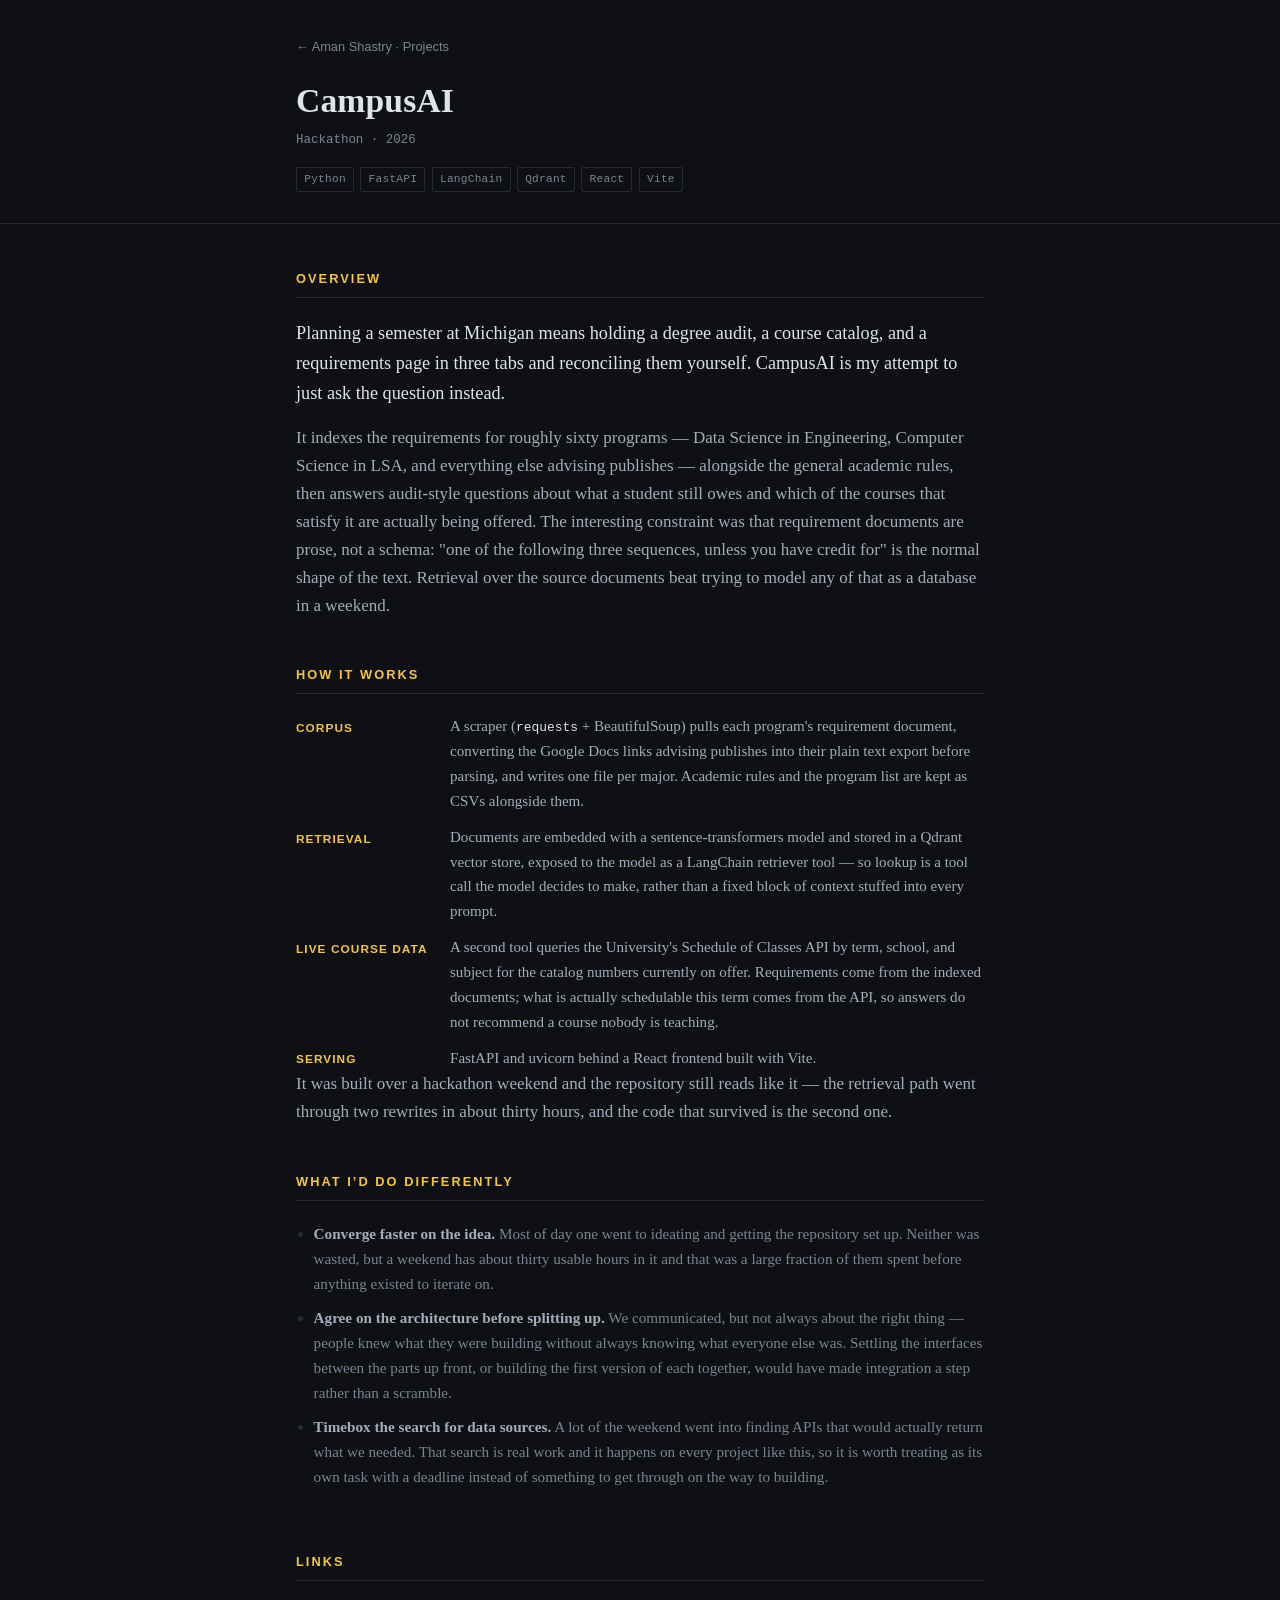
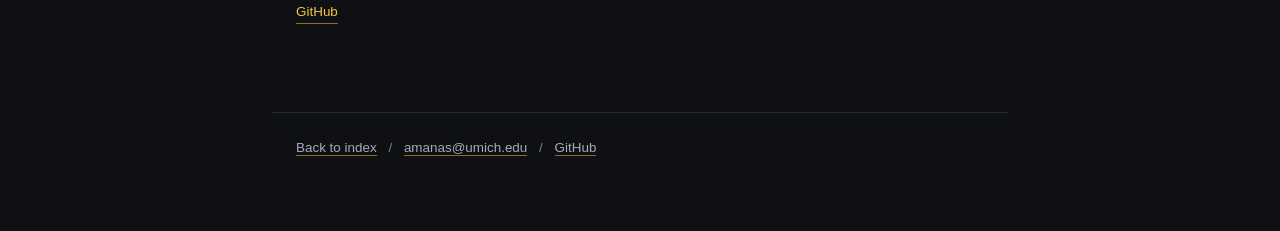
<file: projects/campusai.html>
<!DOCTYPE html>
<html lang="en">
<head>
<meta charset="utf-8">
<meta name="viewport" content="width=device-width, initial-scale=1">
<title>CampusAI — Aman Shastry</title>
<meta name="description" content="CampusAI — a retrieval-augmented degree-planning assistant for University of Michigan students. Built over a hackathon weekend.">
<meta name="author" content="Aman Shastry">
<meta property="og:title" content="CampusAI — Aman Shastry">
<meta property="og:description" content="A retrieval-augmented degree-planning assistant for University of Michigan students. Built over a hackathon weekend.">
<meta property="og:type" content="article">
<link rel="stylesheet" href="../styles.css">
<link rel="icon" href="data:image/svg+xml,<svg xmlns='http://www.w3.org/2000/svg' viewBox='0 0 100 100'><rect width='100' height='100' fill='%230e1013'/><text y='.9em' x='.12em' font-size='78' font-family='Georgia,serif' fill='%23f5c542'>A</text></svg>">
</head>
<body>

<a class="skip-link" href="#main">Skip to content</a>

<header class="masthead subhead">
  <div class="wrap">
    <p class="crumb"><a href="../index.html#projects">&larr; Aman Shastry &middot; Projects</a></p>
    <h1>CampusAI</h1>
    <p class="subtitle">Hackathon &middot; 2026</p>
    <p class="tags"><span>Python</span><span>FastAPI</span><span>LangChain</span><span>Qdrant</span><span>React</span><span>Vite</span></p>
  </div>
</header>

<main id="main" class="wrap detail">

  <section>
    <h2>Overview</h2>
    <p class="lede">
      Planning a semester at Michigan means holding a degree audit, a course catalog, and a
      requirements page in three tabs and reconciling them yourself. CampusAI is my attempt to just
      ask the question instead.
    </p>
    <p>
      It indexes the requirements for roughly sixty programs &mdash; Data Science in Engineering,
      Computer Science in LSA, and everything else advising publishes &mdash; alongside the general
      academic rules, then answers audit-style questions about what a student still owes and which of
      the courses that satisfy it are actually being offered. The interesting constraint was that
      requirement documents are prose, not a schema: "one of the following three sequences, unless
      you have credit for" is the normal shape of the text. Retrieval over the source documents beat
      trying to model any of that as a database in a weekend.
    </p>
  </section>

  <section>
    <h2>How it works</h2>
    <dl class="stack">
      <dt>Corpus</dt>
      <dd>
        A scraper (<span class="code">requests</span> + BeautifulSoup) pulls each program's
        requirement document, converting the Google Docs links advising publishes into their plain
        text export before parsing, and writes one file per major. Academic rules and the program
        list are kept as CSVs alongside them.
      </dd>

      <dt>Retrieval</dt>
      <dd>
        Documents are embedded with a sentence-transformers model and stored in a Qdrant vector
        store, exposed to the model as a LangChain retriever tool &mdash; so lookup is a tool call
        the model decides to make, rather than a fixed block of context stuffed into every prompt.
      </dd>

      <dt>Live course data</dt>
      <dd>
        A second tool queries the University's Schedule of Classes API by term, school, and subject
        for the catalog numbers currently on offer. Requirements come from the indexed documents;
        what is actually schedulable this term comes from the API, so answers do not recommend a
        course nobody is teaching.
      </dd>

      <dt>Serving</dt>
      <dd>FastAPI and uvicorn behind a React frontend built with Vite.</dd>
    </dl>
    <p>
      It was built over a hackathon weekend and the repository still reads like it &mdash; the
      retrieval path went through two rewrites in about thirty hours, and the code that survived is
      the second one.
    </p>
  </section>

  <section>
    <h2>What I&rsquo;d do differently</h2>
    <ul class="findings retro">
      <li>
        <strong>Converge faster on the idea.</strong> Most of day one went to ideating and getting the
        repository set up. Neither was wasted, but a weekend has about thirty usable hours in it and
        that was a large fraction of them spent before anything existed to iterate on.
      </li>
      <li>
        <strong>Agree on the architecture before splitting up.</strong> We communicated, but not always
        about the right thing &mdash; people knew what they were building without always knowing what
        everyone else was. Settling the interfaces between the parts up front, or building the first
        version of each together, would have made integration a step rather than a scramble.
      </li>
      <li>
        <strong>Timebox the search for data sources.</strong> A lot of the weekend went into finding
        APIs that would actually return what we needed. That search is real work and it happens on
        every project like this, so it is worth treating as its own task with a deadline instead of
        something to get through on the way to building.
      </li>
    </ul>
  </section>

  <section>
    <h2>Links</h2>
    <p class="links">
      <a href="https://github.com/Aman-Amith-Shastry/campusai-hackathon" rel="noopener" target="_blank">GitHub</a>
    </p>
  </section>

</main>

<footer class="wrap">
  <p>
    <a href="../index.html">Back to index</a>
    <span class="sep" aria-hidden="true">/</span>
    <a href="mailto:amanas@umich.edu">amanas@umich.edu</a>
    <span class="sep" aria-hidden="true">/</span>
    <a href="https://github.com/Aman-Amith-Shastry" rel="noopener" target="_blank">GitHub</a>
  </p>
</footer>

</body>
</html>
</file>
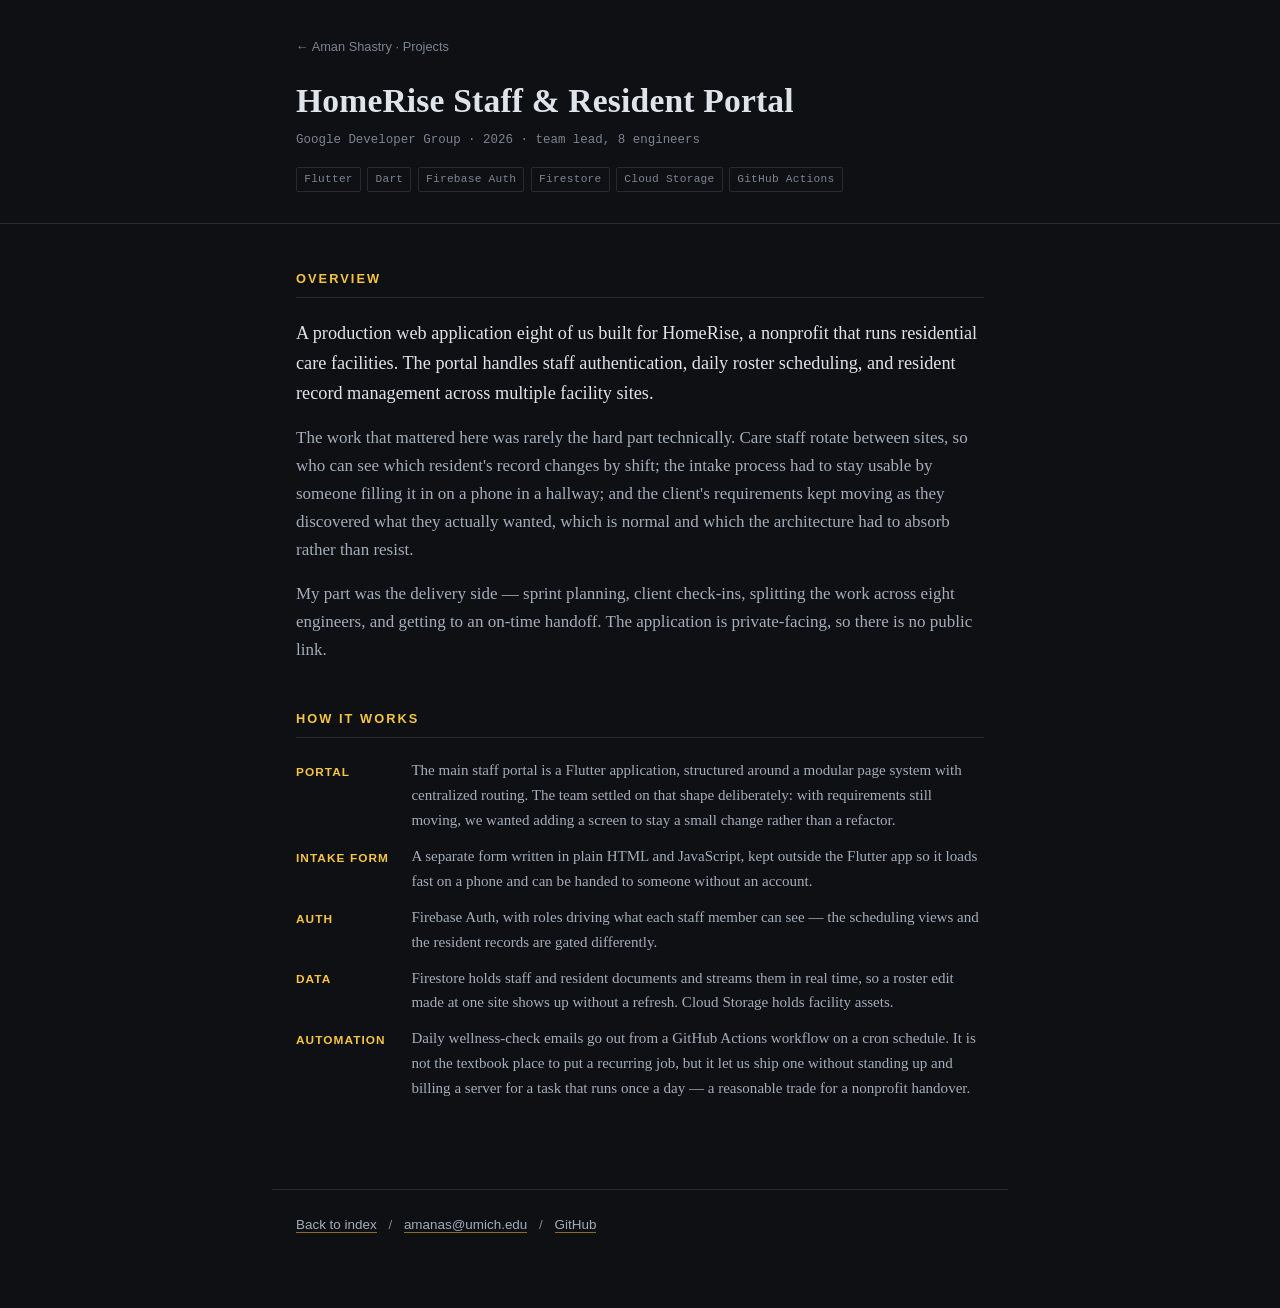
<file: projects/homerise.html>
<!DOCTYPE html>
<html lang="en">
<head>
<meta charset="utf-8">
<meta name="viewport" content="width=device-width, initial-scale=1">
<title>HomeRise Staff &amp; Resident Portal — Aman Shastry</title>
<meta name="description" content="HomeRise Staff &amp; Resident Portal — a production Flutter and Firebase application built by an eight-engineer team for a residential care nonprofit.">
<meta name="author" content="Aman Shastry">
<meta property="og:title" content="HomeRise Staff &amp; Resident Portal — Aman Shastry">
<meta property="og:description" content="A production Flutter and Firebase application built by an eight-engineer team for a residential care nonprofit.">
<meta property="og:type" content="article">
<link rel="stylesheet" href="../styles.css">
<link rel="icon" href="data:image/svg+xml,<svg xmlns='http://www.w3.org/2000/svg' viewBox='0 0 100 100'><rect width='100' height='100' fill='%230e1013'/><text y='.9em' x='.12em' font-size='78' font-family='Georgia,serif' fill='%23f5c542'>A</text></svg>">
</head>
<body>

<a class="skip-link" href="#main">Skip to content</a>

<header class="masthead subhead">
  <div class="wrap">
    <p class="crumb"><a href="../index.html#projects">&larr; Aman Shastry &middot; Projects</a></p>
    <h1>HomeRise Staff &amp; Resident Portal</h1>
    <p class="subtitle">Google Developer Group &middot; 2026 &middot; team lead, 8 engineers</p>
    <p class="tags"><span>Flutter</span><span>Dart</span><span>Firebase Auth</span><span>Firestore</span><span>Cloud Storage</span><span>GitHub Actions</span></p>
  </div>
</header>

<main id="main" class="wrap detail">

  <section>
    <h2>Overview</h2>
    <p class="lede">
      A production web application eight of us built for HomeRise, a nonprofit that runs residential
      care facilities. The portal handles staff authentication, daily roster scheduling, and resident
      record management across multiple facility sites.
    </p>
    <p>
      The work that mattered here was rarely the hard part technically. Care staff rotate between
      sites, so who can see which resident's record changes by shift; the intake process had to stay
      usable by someone filling it in on a phone in a hallway; and the client's requirements kept
      moving as they discovered what they actually wanted, which is normal and which the architecture
      had to absorb rather than resist.
    </p>
    <p>
      My part was the delivery side &mdash; sprint planning, client check-ins, splitting the work
      across eight engineers, and getting to an on-time handoff. The application is private-facing, so
      there is no public link.
    </p>
  </section>

  <section>
    <h2>How it works</h2>
    <dl class="stack">
      <dt>Portal</dt>
      <dd>
        The main staff portal is a Flutter application, structured around a modular page system with
        centralized routing. The team settled on that shape deliberately: with requirements still
        moving, we wanted adding a screen to stay a small change rather than a refactor.
      </dd>

      <dt>Intake form</dt>
      <dd>
        A separate form written in plain HTML and JavaScript, kept outside the Flutter app so it
        loads fast on a phone and can be handed to someone without an account.
      </dd>

      <dt>Auth</dt>
      <dd>
        Firebase Auth, with roles driving what each staff member can see &mdash; the scheduling views
        and the resident records are gated differently.
      </dd>

      <dt>Data</dt>
      <dd>
        Firestore holds staff and resident documents and streams them in real time, so a roster edit
        made at one site shows up without a refresh. Cloud Storage holds facility assets.
      </dd>

      <dt>Automation</dt>
      <dd>
        Daily wellness-check emails go out from a GitHub Actions workflow on a cron schedule. It is
        not the textbook place to put a recurring job, but it let us ship one without standing up and
        billing a server for a task that runs once a day &mdash; a reasonable trade for a nonprofit
        handover.
      </dd>
    </dl>
  </section>

</main>

<footer class="wrap">
  <p>
    <a href="../index.html">Back to index</a>
    <span class="sep" aria-hidden="true">/</span>
    <a href="mailto:amanas@umich.edu">amanas@umich.edu</a>
    <span class="sep" aria-hidden="true">/</span>
    <a href="https://github.com/Aman-Amith-Shastry" rel="noopener" target="_blank">GitHub</a>
  </p>
</footer>

</body>
</html>
</file>
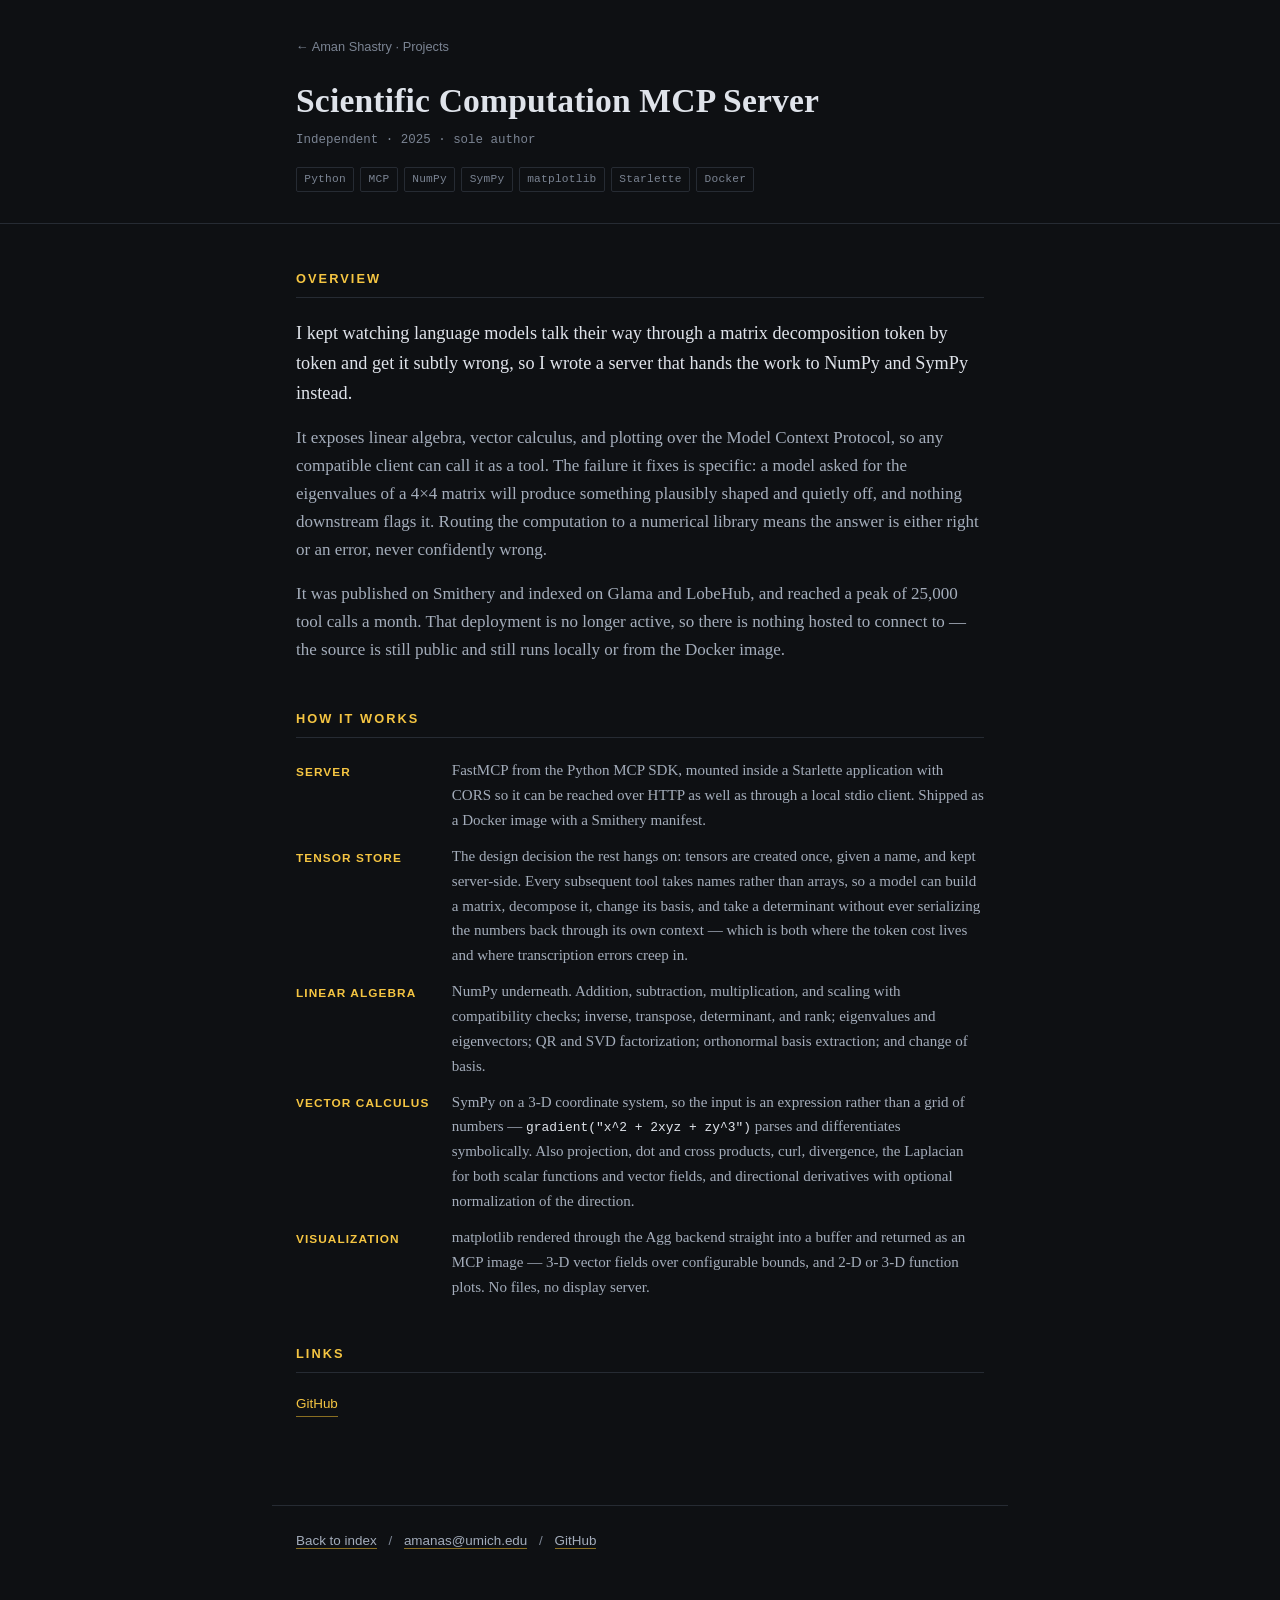
<file: projects/scientific-computation-mcp.html>
<!DOCTYPE html>
<html lang="en">
<head>
<meta charset="utf-8">
<meta name="viewport" content="width=device-width, initial-scale=1">
<title>Scientific Computation MCP Server — Aman Shastry</title>
<meta name="description" content="An MCP server giving language models exact linear algebra and vector calculus through NumPy and SymPy.">
<meta name="author" content="Aman Shastry">
<meta property="og:title" content="Scientific Computation MCP Server — Aman Shastry">
<meta property="og:description" content="An MCP server giving language models exact linear algebra and vector calculus through NumPy and SymPy.">
<meta property="og:type" content="article">
<link rel="stylesheet" href="../styles.css">
<link rel="icon" href="data:image/svg+xml,<svg xmlns='http://www.w3.org/2000/svg' viewBox='0 0 100 100'><rect width='100' height='100' fill='%230e1013'/><text y='.9em' x='.12em' font-size='78' font-family='Georgia,serif' fill='%23f5c542'>A</text></svg>">
</head>
<body>

<a class="skip-link" href="#main">Skip to content</a>

<header class="masthead subhead">
  <div class="wrap">
    <p class="crumb"><a href="../projects.html">&larr; Aman Shastry &middot; Projects</a></p>
    <h1>Scientific Computation MCP Server</h1>
    <p class="subtitle">Independent &middot; 2025 &middot; sole author</p>
    <p class="tags"><span>Python</span><span>MCP</span><span>NumPy</span><span>SymPy</span><span>matplotlib</span><span>Starlette</span><span>Docker</span></p>
  </div>
</header>

<main id="main" class="wrap detail">

  <section>
    <h2>Overview</h2>
    <p class="lede">
      I kept watching language models talk their way through a matrix decomposition token by token and
      get it subtly wrong, so I wrote a server that hands the work to NumPy and SymPy instead.
    </p>
    <p>
      It exposes linear algebra, vector calculus, and plotting over the Model Context Protocol, so any
      compatible client can call it as a tool. The failure it fixes is specific: a model asked for the
      eigenvalues of a 4&times;4 matrix will produce something plausibly shaped and quietly off, and
      nothing downstream flags it. Routing the computation to a numerical library means the answer is
      either right or an error, never confidently wrong.
    </p>
    <p>
      It was published on Smithery and indexed on Glama and LobeHub, and reached a peak of 25,000 tool
      calls a month. That deployment is no longer active, so there is nothing hosted to connect to
      &mdash; the source is still public and still runs locally or from the Docker image.
    </p>
  </section>

  <section>
    <h2>How it works</h2>
    <dl class="stack">
      <dt>Server</dt>
      <dd>
        FastMCP from the Python MCP SDK, mounted inside a Starlette application with CORS so it can be
        reached over HTTP as well as through a local stdio client. Shipped as a Docker image with a
        Smithery manifest.
      </dd>

      <dt>Tensor store</dt>
      <dd>
        The design decision the rest hangs on: tensors are created once, given a name, and kept
        server-side. Every subsequent tool takes names rather than arrays, so a model can build a
        matrix, decompose it, change its basis, and take a determinant without ever serializing the
        numbers back through its own context &mdash; which is both where the token cost lives and
        where transcription errors creep in.
      </dd>

      <dt>Linear algebra</dt>
      <dd>
        NumPy underneath. Addition, subtraction, multiplication, and scaling with compatibility
        checks; inverse, transpose, determinant, and rank; eigenvalues and eigenvectors; QR and SVD
        factorization; orthonormal basis extraction; and change of basis.
      </dd>

      <dt>Vector calculus</dt>
      <dd>
        SymPy on a 3-D coordinate system, so the input is an expression rather than a grid of numbers
        &mdash; <span class="code">gradient("x^2 + 2xyz + zy^3")</span> parses and differentiates
        symbolically. Also projection, dot and cross products, curl, divergence, the Laplacian for
        both scalar functions and vector fields, and directional derivatives with optional
        normalization of the direction.
      </dd>

      <dt>Visualization</dt>
      <dd>
        matplotlib rendered through the Agg backend straight into a buffer and returned as an MCP
        image &mdash; 3-D vector fields over configurable bounds, and 2-D or 3-D function plots. No
        files, no display server.
      </dd>
    </dl>
  </section>

  <section>
    <h2>Links</h2>
    <p class="links">
      <a href="https://github.com/Aman-Amith-Shastry/scientific_computation_mcp" rel="noopener" target="_blank">GitHub</a>
    </p>
  </section>

</main>

<footer class="wrap">
  <p>
    <a href="../index.html">Back to index</a>
    <span class="sep" aria-hidden="true">/</span>
    <a href="mailto:amanas@umich.edu">amanas@umich.edu</a>
    <span class="sep" aria-hidden="true">/</span>
    <a href="https://github.com/Aman-Amith-Shastry" rel="noopener" target="_blank">GitHub</a>
  </p>
</footer>

</body>
</html>
</file>
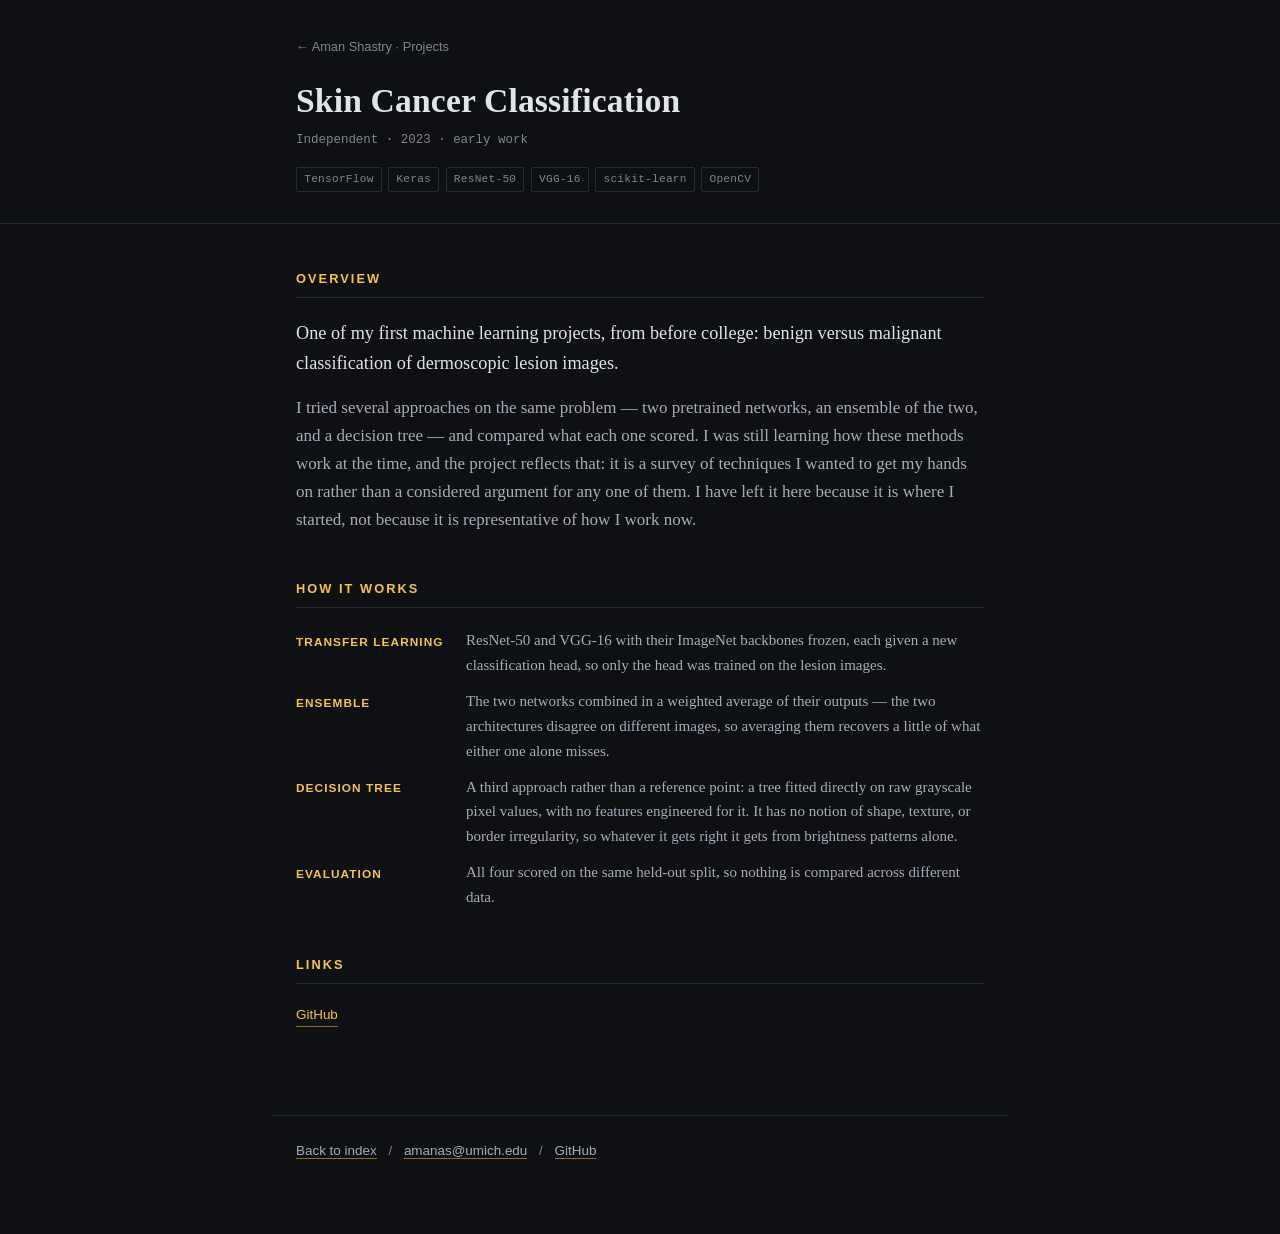
<file: projects/skin-cancer.html>
<!DOCTYPE html>
<html lang="en">
<head>
<meta charset="utf-8">
<meta name="viewport" content="width=device-width, initial-scale=1">
<title>Skin Cancer Classification — Aman Shastry</title>
<meta name="description" content="An early project, from before college: benign versus malignant classification of dermoscopic lesion images with transfer learning, an ensemble, and a decision tree.">
<meta name="author" content="Aman Shastry">
<meta property="og:title" content="Skin Cancer Classification — Aman Shastry">
<meta property="og:description" content="An early project, from before college: benign versus malignant classification of dermoscopic lesion images with transfer learning, an ensemble, and a decision tree.">
<meta property="og:type" content="article">
<link rel="stylesheet" href="../styles.css">
<link rel="icon" href="data:image/svg+xml,<svg xmlns='http://www.w3.org/2000/svg' viewBox='0 0 100 100'><rect width='100' height='100' fill='%230e1013'/><text y='.9em' x='.12em' font-size='78' font-family='Georgia,serif' fill='%23f5c542'>A</text></svg>">
</head>
<body>

<a class="skip-link" href="#main">Skip to content</a>

<header class="masthead subhead">
  <div class="wrap">
    <p class="crumb"><a href="../projects.html">&larr; Aman Shastry &middot; Projects</a></p>
    <h1>Skin Cancer Classification</h1>
    <p class="subtitle">Independent &middot; 2023 &middot; early work</p>
    <p class="tags"><span>TensorFlow</span><span>Keras</span><span>ResNet-50</span><span>VGG-16</span><span>scikit-learn</span><span>OpenCV</span></p>
  </div>
</header>

<main id="main" class="wrap detail">

  <section>
    <h2>Overview</h2>
    <p class="lede">
      One of my first machine learning projects, from before college: benign versus malignant
      classification of dermoscopic lesion images.
    </p>
    <p>
      I tried several approaches on the same problem &mdash; two pretrained networks, an ensemble of
      the two, and a decision tree &mdash; and compared what each one scored. I was still learning how
      these methods work at the time, and the project reflects that: it is a survey of techniques I
      wanted to get my hands on rather than a considered argument for any one of them. I have left it
      here because it is where I started, not because it is representative of how I work now.
    </p>
  </section>

  <section>
    <h2>How it works</h2>
    <dl class="stack">
      <dt>Transfer learning</dt>
      <dd>
        ResNet-50 and VGG-16 with their ImageNet backbones frozen, each given a new classification
        head, so only the head was trained on the lesion images.
      </dd>

      <dt>Ensemble</dt>
      <dd>
        The two networks combined in a weighted average of their outputs &mdash; the two architectures
        disagree on different images, so averaging them recovers a little of what either one alone
        misses.
      </dd>

      <dt>Decision tree</dt>
      <dd>
        A third approach rather than a reference point: a tree fitted directly on raw grayscale pixel
        values, with no features engineered for it. It has no notion of shape, texture, or border
        irregularity, so whatever it gets right it gets from brightness patterns alone.
      </dd>

      <dt>Evaluation</dt>
      <dd>All four scored on the same held-out split, so nothing is compared across different data.</dd>
    </dl>
  </section>

  <section>
    <h2>Links</h2>
    <p class="links">
      <a href="https://github.com/Aman-Amith-Shastry/skin_cancer_data" rel="noopener" target="_blank">GitHub</a>
    </p>
  </section>

</main>

<footer class="wrap">
  <p>
    <a href="../index.html">Back to index</a>
    <span class="sep" aria-hidden="true">/</span>
    <a href="mailto:amanas@umich.edu">amanas@umich.edu</a>
    <span class="sep" aria-hidden="true">/</span>
    <a href="https://github.com/Aman-Amith-Shastry" rel="noopener" target="_blank">GitHub</a>
  </p>
</footer>

</body>
</html>
</file>
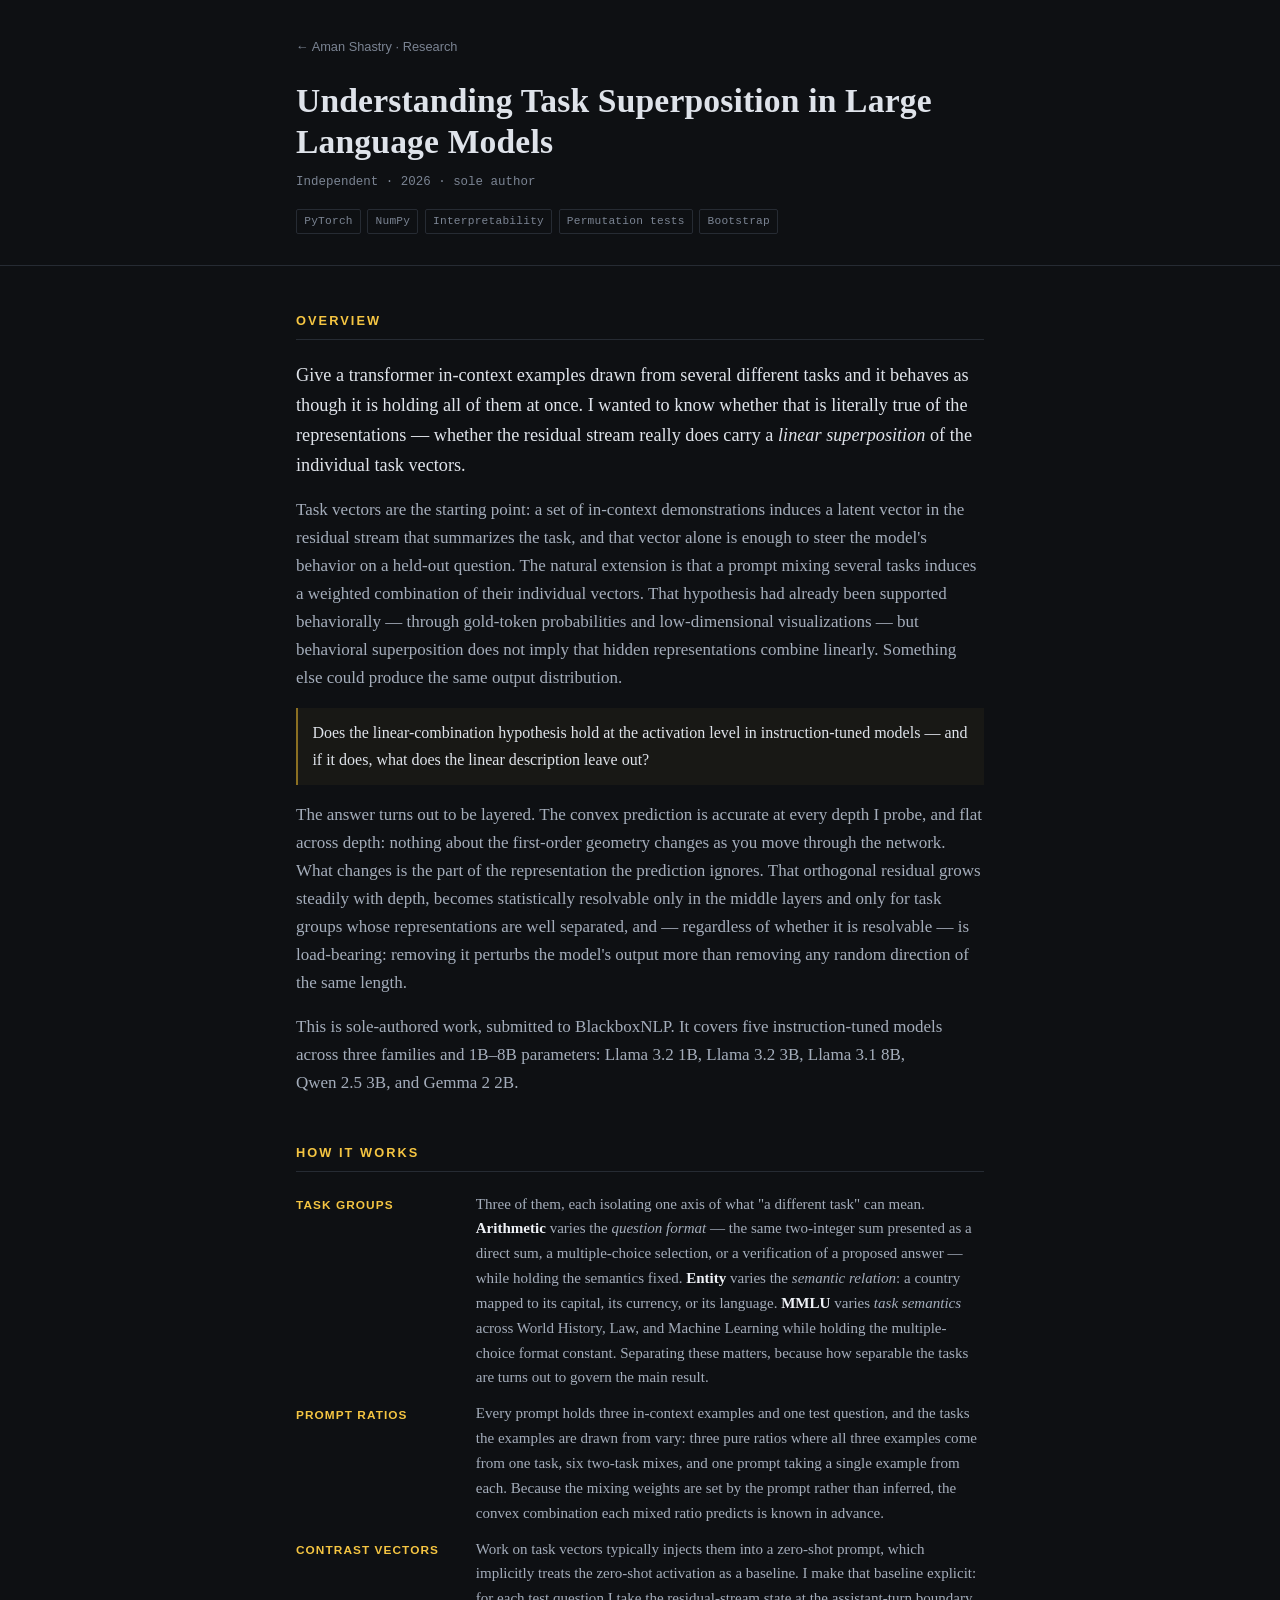
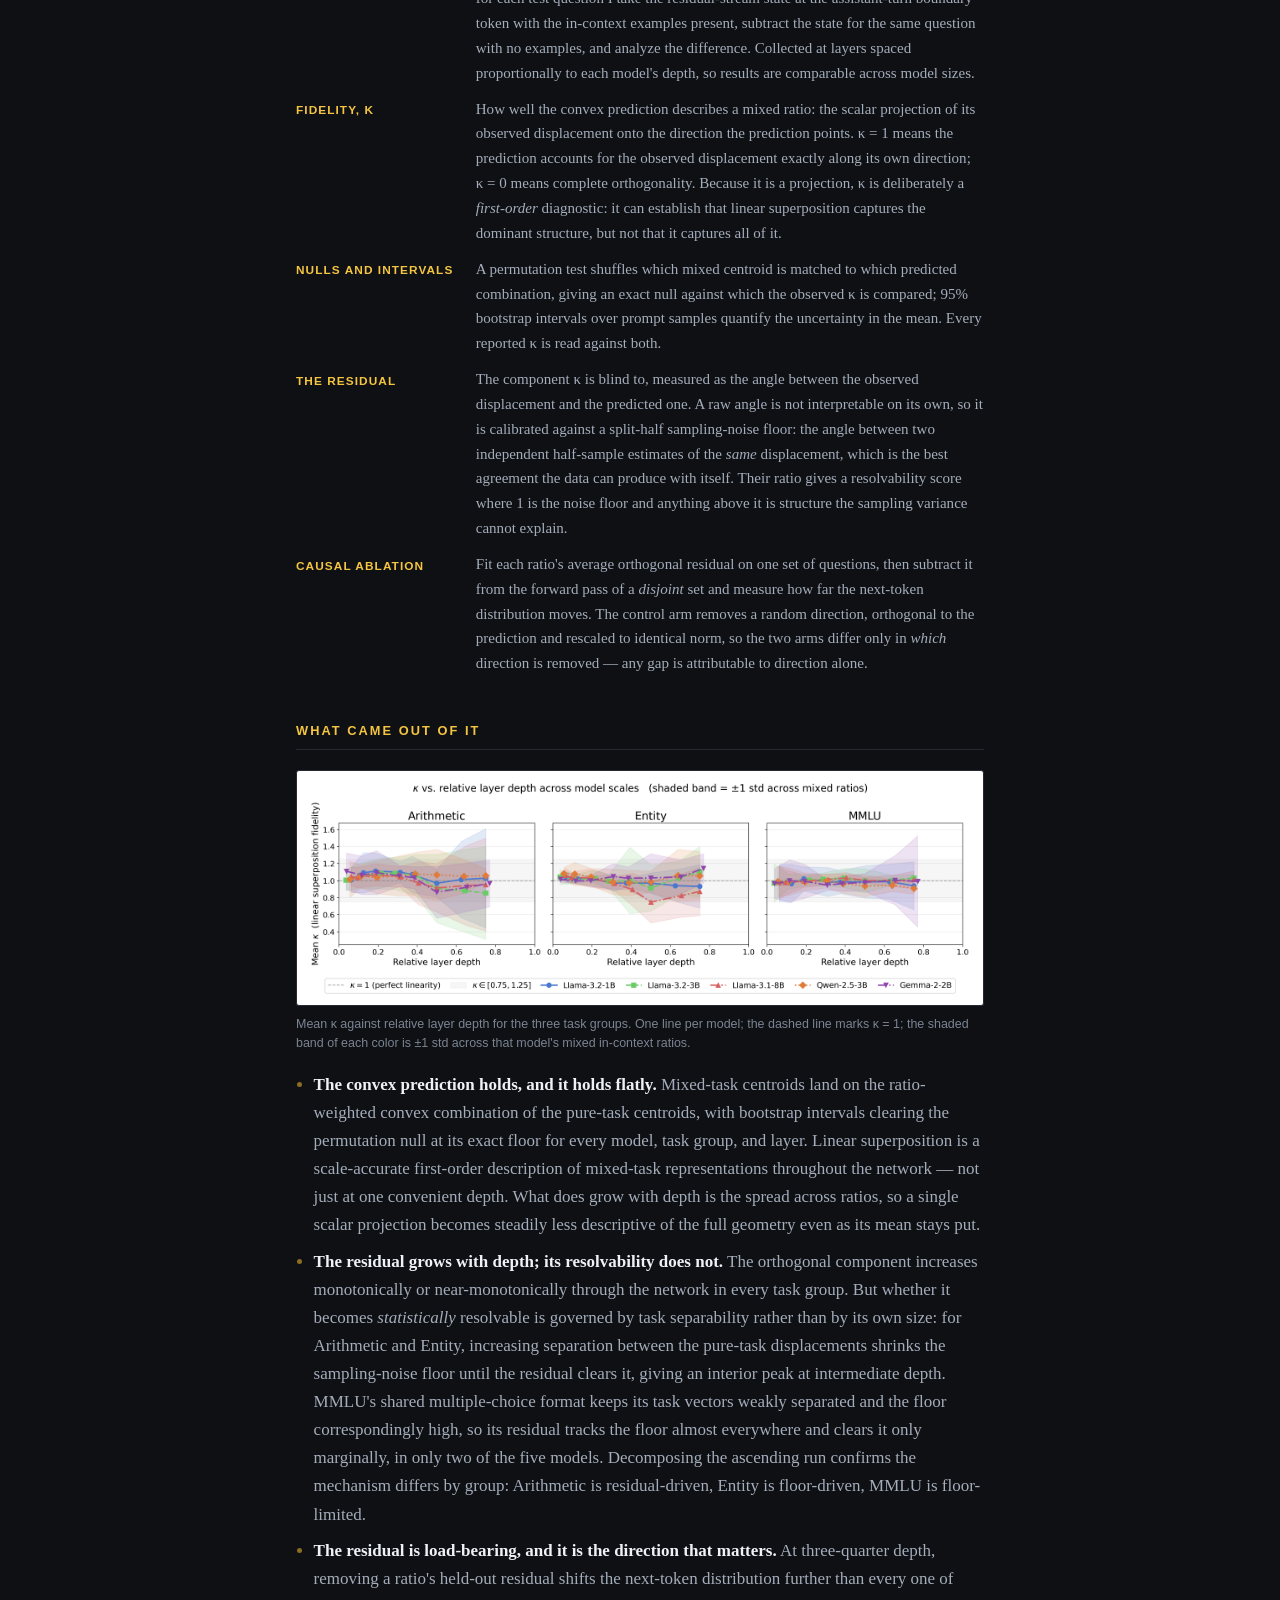
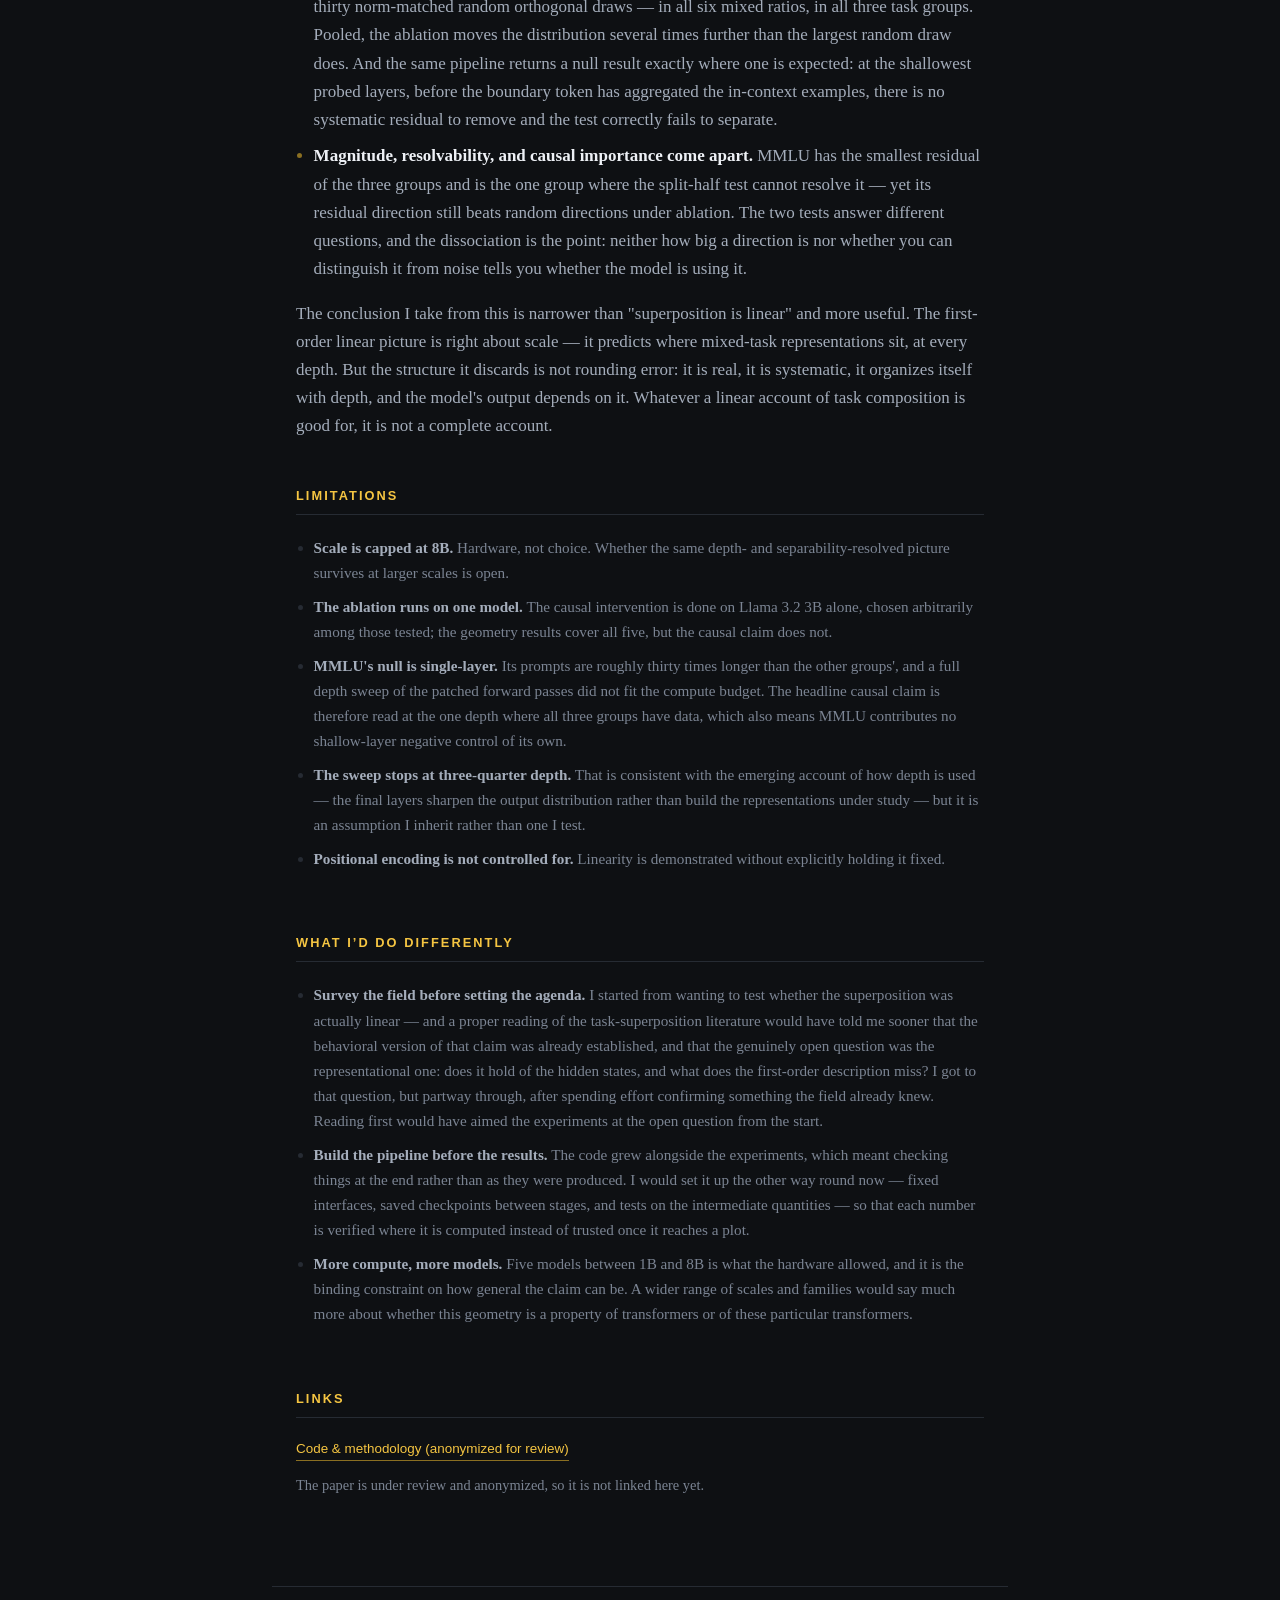
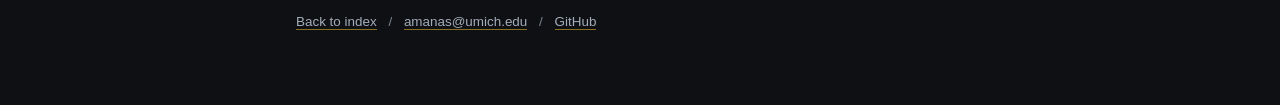
<file: projects/task-vector-superposition.html>
<!DOCTYPE html>
<html lang="en">
<head>
<meta charset="utf-8">
<meta name="viewport" content="width=device-width, initial-scale=1">
<title>Task Superposition in Large Language Models — Aman Shastry</title>
<meta name="description" content="An activation-level test of whether mixed in-context tasks appear inside a transformer as a linear combination of task vectors — and what the linear description leaves out.">
<meta name="author" content="Aman Shastry">
<meta property="og:title" content="Task Superposition in Large Language Models — Aman Shastry">
<meta property="og:description" content="An activation-level test of whether mixed in-context tasks appear inside a transformer as a linear combination of task vectors — and what the linear description leaves out.">
<meta property="og:type" content="article">
<link rel="stylesheet" href="../styles.css">
<link rel="icon" href="data:image/svg+xml,<svg xmlns='http://www.w3.org/2000/svg' viewBox='0 0 100 100'><rect width='100' height='100' fill='%230e1013'/><text y='.9em' x='.12em' font-size='78' font-family='Georgia,serif' fill='%23f5c542'>A</text></svg>">
</head>
<body>

<a class="skip-link" href="#main">Skip to content</a>

<header class="masthead subhead">
  <div class="wrap">
    <p class="crumb"><a href="../index.html#research">&larr; Aman Shastry &middot; Research</a></p>
    <h1>Understanding Task Superposition in Large Language Models</h1>
    <p class="subtitle">Independent &middot; 2026 &middot; sole author</p>
    <p class="tags"><span>PyTorch</span><span>NumPy</span><span>Interpretability</span><span>Permutation tests</span><span>Bootstrap</span></p>
  </div>
</header>

<main id="main" class="wrap detail">

  <section>
    <h2>Overview</h2>
    <p class="lede">
      Give a transformer in-context examples drawn from several different tasks and it behaves as though
      it is holding all of them at once. I wanted to know whether that is literally true of the
      representations &mdash; whether the residual stream really does carry a <em>linear superposition</em>
      of the individual task vectors.
    </p>
    <p>
      Task vectors are the starting point: a set of in-context demonstrations induces a latent vector in
      the residual stream that summarizes the task, and that vector alone is enough to steer the model's
      behavior on a held-out question. The natural extension is that a prompt mixing several tasks
      induces a weighted combination of their individual vectors. That hypothesis had already been
      supported behaviorally &mdash; through gold-token probabilities and low-dimensional
      visualizations &mdash; but behavioral superposition does not imply that hidden representations
      combine linearly. Something else could produce the same output distribution.
    </p>
    <p class="question">
      Does the linear-combination hypothesis hold at the activation level in instruction-tuned models
      &mdash; and if it does, what does the linear description leave out?
    </p>
    <p>
      The answer turns out to be layered. The convex prediction is accurate at every depth I probe, and
      flat across depth: nothing about the first-order geometry changes as you move through the network.
      What changes is the part of the representation the prediction ignores. That orthogonal residual
      grows steadily with depth, becomes statistically resolvable only in the middle layers and only for
      task groups whose representations are well separated, and &mdash; regardless of whether it is
      resolvable &mdash; is load-bearing: removing it perturbs the model's output more than removing any
      random direction of the same length.
    </p>
    <p>
      This is sole-authored work, submitted to BlackboxNLP. It covers five instruction-tuned models
      across three families and 1B&ndash;8B parameters: Llama&nbsp;3.2&nbsp;1B, Llama&nbsp;3.2&nbsp;3B,
      Llama&nbsp;3.1&nbsp;8B, Qwen&nbsp;2.5&nbsp;3B, and Gemma&nbsp;2&nbsp;2B.
    </p>
  </section>

  <section>
    <h2>How it works</h2>
    <dl class="stack">
      <dt>Task groups</dt>
      <dd>
        Three of them, each isolating one axis of what "a different task" can mean. <strong>Arithmetic</strong>
        varies the <em>question format</em> &mdash; the same two-integer sum presented as a direct sum, a
        multiple-choice selection, or a verification of a proposed answer &mdash; while holding the
        semantics fixed. <strong>Entity</strong> varies the <em>semantic relation</em>: a country mapped to
        its capital, its currency, or its language. <strong>MMLU</strong> varies <em>task semantics</em> across
        World History, Law, and Machine Learning while holding the multiple-choice format constant.
        Separating these matters, because how separable the tasks are turns out to govern the main result.
      </dd>

      <dt>Prompt ratios</dt>
      <dd>
        Every prompt holds three in-context examples and one test question, and the tasks the examples are
        drawn from vary: three pure ratios where all three examples come from one task, six two-task
        mixes, and one prompt taking a single example from each. Because the mixing weights are set by the
        prompt rather than inferred, the convex combination each mixed ratio predicts is known in advance.
      </dd>

      <dt>Contrast vectors</dt>
      <dd>
        Work on task vectors typically injects them into a zero-shot prompt, which implicitly treats the
        zero-shot activation as a baseline. I make that baseline explicit: for each test question I take
        the residual-stream state at the assistant-turn boundary token with the in-context examples
        present, subtract the state for the same question with no examples, and analyze the difference.
        Collected at layers spaced proportionally to each model's depth, so results are comparable across
        model sizes.
      </dd>

      <dt>Fidelity, &kappa;</dt>
      <dd>
        How well the convex prediction describes a mixed ratio: the scalar projection of its observed
        displacement onto the direction the prediction points.
        &kappa;&nbsp;=&nbsp;1 means the prediction accounts for the observed
        displacement exactly along its own direction; &kappa;&nbsp;=&nbsp;0 means complete orthogonality.
        Because it is a projection, &kappa; is deliberately a <em>first-order</em> diagnostic: it can
        establish that linear superposition captures the dominant structure, but not that it captures all
        of it.
      </dd>

      <dt>Nulls and intervals</dt>
      <dd>
        A permutation test shuffles which mixed centroid is matched to which predicted combination, giving
        an exact null against which the observed &kappa; is compared; 95% bootstrap intervals over prompt
        samples quantify the uncertainty in the mean. Every reported &kappa; is read against both.
      </dd>

      <dt>The residual</dt>
      <dd>
        The component &kappa; is blind to, measured as the angle between the observed displacement and the
        predicted one. A raw angle is not interpretable on its own, so it is calibrated against a
        split-half sampling-noise floor: the angle between two independent half-sample estimates of the
        <em>same</em> displacement, which is the best agreement the data can produce with itself. Their
        ratio gives a resolvability score where 1 is the noise floor and anything above it is structure
        the sampling variance cannot explain.
      </dd>

      <dt>Causal ablation</dt>
      <dd>
        Fit each ratio's average orthogonal residual on one set of questions, then subtract it from the
        forward pass of a <em>disjoint</em> set and measure how far the next-token distribution moves. The
        control arm removes a random direction, orthogonal to the prediction and rescaled to identical
        norm, so the two arms differ only in <em>which</em> direction is removed &mdash; any gap is
        attributable to direction alone.
      </dd>
    </dl>
  </section>

  <section>
    <h2>What came out of it</h2>

    <figure class="fig">
      <img src="../assets/kappa_all_groups.png" alt="Three panels plotting mean kappa against relative layer depth for the arithmetic, entity, and MMLU task groups, with one line per model and a shaded band for one standard deviation across mixed ratios." loading="lazy" width="3200" height="1040">
      <figcaption>
        Mean &kappa; against relative layer depth for the three task groups. One line per model; the
        dashed line marks &kappa;&nbsp;=&nbsp;1; the shaded band of each color is &plusmn;1&nbsp;std
        across that model's mixed in-context ratios.
      </figcaption>
    </figure>

    <ul class="findings">
      <li>
        <strong>The convex prediction holds, and it holds flatly.</strong> Mixed-task centroids land on the
        ratio-weighted convex combination of the pure-task centroids, with bootstrap intervals clearing
        the permutation null at its exact floor for every model, task group, and layer. Linear
        superposition is a scale-accurate first-order description of mixed-task representations
        throughout the network &mdash; not just at one convenient depth. What does grow with depth is the
        spread across ratios, so a single scalar projection becomes steadily less descriptive of the full
        geometry even as its mean stays put.
      </li>
      <li>
        <strong>The residual grows with depth; its resolvability does not.</strong> The orthogonal
        component increases monotonically or near-monotonically through the network in every task group.
        But whether it becomes <em>statistically</em> resolvable is governed by task separability rather
        than by its own size: for Arithmetic and Entity, increasing separation between the pure-task
        displacements shrinks the sampling-noise floor until the residual clears it, giving an interior
        peak at intermediate depth. MMLU's shared multiple-choice format keeps its task vectors weakly
        separated and the floor correspondingly high, so its residual tracks the floor almost everywhere
        and clears it only marginally, in only two of the five models. Decomposing the ascending run
        confirms the mechanism differs by group: Arithmetic is residual-driven, Entity is floor-driven,
        MMLU is floor-limited.
      </li>
      <li>
        <strong>The residual is load-bearing, and it is the direction that matters.</strong> At
        three-quarter depth, removing a ratio's held-out residual shifts the next-token distribution
        further than every one of thirty norm-matched random orthogonal draws &mdash; in all six mixed
        ratios, in all three task groups. Pooled, the ablation moves the distribution several times
        further than the largest random draw does. And the same pipeline returns a null result exactly
        where one is expected: at the shallowest probed layers, before the boundary token has aggregated
        the in-context examples, there is no systematic residual to remove and the test correctly fails to
        separate.
      </li>
      <li>
        <strong>Magnitude, resolvability, and causal importance come apart.</strong> MMLU has the smallest
        residual of the three groups and is the one group where the split-half test cannot resolve it
        &mdash; yet its residual direction still beats random directions under ablation. The two tests
        answer different questions, and the dissociation is the point: neither how big a direction is nor
        whether you can distinguish it from noise tells you whether the model is using it.
      </li>
    </ul>

    <p>
      The conclusion I take from this is narrower than "superposition is linear" and more useful. The
      first-order linear picture is right about scale &mdash; it predicts where mixed-task
      representations sit, at every depth. But the structure it discards is not rounding error: it is
      real, it is systematic, it organizes itself with depth, and the model's output depends on it.
      Whatever a linear account of task composition is good for, it is not a complete account.
    </p>
  </section>

  <section>
    <h2>Limitations</h2>
    <ul class="findings retro">
      <li>
        <strong>Scale is capped at 8B.</strong> Hardware, not choice. Whether the same depth- and
        separability-resolved picture survives at larger scales is open.
      </li>
      <li>
        <strong>The ablation runs on one model.</strong> The causal intervention is done on
        Llama&nbsp;3.2&nbsp;3B alone, chosen arbitrarily among those tested; the geometry results cover
        all five, but the causal claim does not.
      </li>
      <li>
        <strong>MMLU's null is single-layer.</strong> Its prompts are roughly thirty times longer than the
        other groups', and a full depth sweep of the patched forward passes did not fit the compute
        budget. The headline causal claim is therefore read at the one depth where all three groups have
        data, which also means MMLU contributes no shallow-layer negative control of its own.
      </li>
      <li>
        <strong>The sweep stops at three-quarter depth.</strong> That is consistent with the emerging
        account of how depth is used &mdash; the final layers sharpen the output distribution rather than
        build the representations under study &mdash; but it is an assumption I inherit rather than one I
        test.
      </li>
      <li>
        <strong>Positional encoding is not controlled for.</strong> Linearity is demonstrated without
        explicitly holding it fixed.
      </li>
    </ul>
  </section>

  <section>
    <h2>What I&rsquo;d do differently</h2>
    <ul class="findings retro">
      <li>
        <strong>Survey the field before setting the agenda.</strong> I started from wanting to test
        whether the superposition was actually linear &mdash; and a proper reading of the
        task-superposition literature would have told me sooner that the behavioral version of that claim
        was already established, and that the genuinely open question was the representational one: does
        it hold of the hidden states, and what does the first-order description miss? I got to that
        question, but partway through, after spending effort confirming something the field already knew.
        Reading first would have aimed the experiments at the open question from the start.
      </li>
      <li>
        <strong>Build the pipeline before the results.</strong> The code grew alongside the experiments,
        which meant checking things at the end rather than as they were produced. I would set it up the
        other way round now &mdash; fixed interfaces, saved checkpoints between stages, and tests on the
        intermediate quantities &mdash; so that each number is verified where it is computed instead of
        trusted once it reaches a plot.
      </li>
      <li>
        <strong>More compute, more models.</strong> Five models between 1B and 8B is what the hardware
        allowed, and it is the binding constraint on how general the claim can be. A wider range of scales
        and families would say much more about whether this geometry is a property of transformers or of
        these particular transformers.
      </li>
    </ul>
  </section>

  <section>
    <h2>Links</h2>
    <p class="links">
      <a href="https://anonymous.4open.science/r/task_vector_superposition-FAFB" rel="noopener" target="_blank">Code &amp; methodology (anonymized for review)</a>
    </p>
    <p class="note">
      The paper is under review and anonymized, so it is not linked here yet.
    </p>
  </section>

</main>

<footer class="wrap">
  <p>
    <a href="../index.html">Back to index</a>
    <span class="sep" aria-hidden="true">/</span>
    <a href="mailto:amanas@umich.edu">amanas@umich.edu</a>
    <span class="sep" aria-hidden="true">/</span>
    <a href="https://github.com/Aman-Amith-Shastry" rel="noopener" target="_blank">GitHub</a>
  </p>
</footer>

</body>
</html>
</file>
<file: styles.css>
/* ---------------------------------------------------------------
   Aman Shastry — personal site
   Dark, single-column, print-adjacent. No external assets or fonts.
   --------------------------------------------------------------- */

:root {
  --bg:        #0e1013;
  --surface:   #14171c;
  --surface-2: #191d23;
  --border:    #262b33;
  --border-soft: #1d222a;
  --text:      #dfe3ea;
  --text-dim:  #a4adbb;
  --text-faint:#7b8493;
  --accent:    #f5c542;   /* maize, desaturated so it doesn't glare on dark */
  --accent-dim:#8a6f22;

  --serif: "Iowan Old Style", "Palatino Linotype", Palatino, "Book Antiqua", Georgia, serif;
  --sans:  ui-sans-serif, -apple-system, BlinkMacSystemFont, "Segoe UI", Helvetica, Arial, sans-serif;
  --mono:  ui-monospace, SFMono-Regular, "SF Mono", Menlo, Consolas, monospace;

  --measure: 46rem;
}

*, *::before, *::after { box-sizing: border-box; }

html { -webkit-text-size-adjust: 100%; }

body {
  margin: 0;
  background: var(--bg);
  color: var(--text);
  font-family: var(--serif);
  font-size: 17px;
  line-height: 1.65;
  -webkit-font-smoothing: antialiased;
  text-rendering: optimizeLegibility;
}

/* Logical longhands only — shorthands here would out-specify the block-direction
   padding/margin that `main`, `.tabs`, and `footer` set on themselves. */
.wrap {
  max-width: var(--measure);
  margin-inline: auto;
  padding-inline: 1.5rem;
}

/* ---------- links ---------- */

a {
  color: var(--text);
  text-decoration: none;
  border-bottom: 1px solid var(--accent-dim);
  transition: color .12s ease, border-color .12s ease;
}
a:hover, a:focus-visible {
  color: var(--accent);
  border-bottom-color: var(--accent);
}
a:focus-visible {
  outline: 2px solid var(--accent);
  outline-offset: 3px;
  border-radius: 2px;
}

.skip-link {
  position: absolute;
  left: -9999px;
  top: 0;
  background: var(--surface);
  padding: .6rem 1rem;
  border: 1px solid var(--border);
  z-index: 10;
}
.skip-link:focus { left: 1rem; top: 1rem; }

/* ---------- masthead ---------- */

.masthead {
  border-bottom: 1px solid var(--border);
  padding: 4.5rem 0 2.25rem;
  margin-bottom: 0;
}

/* Portrait sits beside the name; text column stays first in source order so it
   leads on narrow screens where the two stack. */
.masthead-inner {
  display: flex;
  align-items: center;
  gap: 2.25rem;
  justify-content: space-between;
}
.masthead-text { min-width: 0; }

.portrait {
  flex: 0 0 auto;
  width: 8.5rem;
  height: 8.5rem;
  border-radius: 50%;
  object-fit: cover;
  border: 1px solid var(--border);
  filter: saturate(.92);
}

.masthead h1 {
  margin: 0;
  font-size: clamp(2.1rem, 6vw, 2.9rem);
  font-weight: 600;
  letter-spacing: .01em;
  line-height: 1.15;
}

.subtitle {
  margin: .6rem 0 1.1rem;
  color: var(--text-dim);
  font-size: 1.02rem;
}

.identity {
  max-width: 35rem;
  /* bottom margin carries the whole gap down to .contact now that nothing sits between them */
  margin: .7rem 0 1.1rem;
  color: var(--text);
  font-size: 1.16rem;
  line-height: 1.5;
}

.contact {
  font-family: var(--sans);
  font-size: .88rem;
  letter-spacing: .01em;
}
.contact a { color: var(--text-dim); }
.contact a:hover { color: var(--accent); }

.sep {
  color: var(--text-faint);
  margin: 0 .5rem;
}

/* ---------- section nav ---------- */

.tabs {
  display: flex;
  flex-wrap: wrap;
  gap: 1.5rem;
  padding-top: 1rem;
  padding-bottom: 1rem;
  font-family: var(--sans);
  font-size: .78rem;
  text-transform: uppercase;
  letter-spacing: .11em;
}
.tabs a {
  color: var(--text-faint);
  border-bottom: none;
  padding-bottom: 2px;
}
.tabs a:hover, .tabs a:focus-visible {
  color: var(--accent);
  border-bottom: 1px solid var(--accent);
}

/* ---------- sections ---------- */

main { padding-bottom: 2rem; }

section {
  padding-top: 2.75rem;
  scroll-margin-top: 1.5rem;
}

section > h2 {
  margin: 0 0 1.25rem;
  padding-bottom: .5rem;
  border-bottom: 1px solid var(--border);
  font-family: var(--sans);
  font-size: .8rem;
  font-weight: 600;
  text-transform: uppercase;
  letter-spacing: .16em;
  color: var(--accent);
}

.section-note {
  margin: -.6rem 0 1.4rem;
  font-family: var(--sans);
  font-size: .8rem;
  color: var(--text-faint);
}

p { margin: 0 0 1rem; }
section p:last-child { margin-bottom: 0; }

strong { font-weight: 600; color: #eef1f6; }
em { font-style: italic; }

/* ---------- currently ---------- */

.now-list {
  margin: 0;
  padding: 0;
  display: grid;
  gap: .75rem;
  list-style: none;
}
.now-list li {
  display: grid;
  grid-template-columns: 6.5rem 1fr;
  gap: 1.1rem;
  padding-bottom: .75rem;
  border-bottom: 1px solid var(--border-soft);
}
.now-list li:last-child {
  padding-bottom: 0;
  border-bottom: none;
}
.now-label {
  font-family: var(--sans);
  font-size: .75rem;
  font-weight: 600;
  text-transform: uppercase;
  letter-spacing: .1em;
  color: var(--accent);
  padding-top: .18rem;
}
.now-text {
  color: var(--text-dim);
  font-size: .96rem;
  line-height: 1.55;
}

/* ---------- entries (projects, roles, education) ---------- */

.entry {
  border: 1px solid var(--border-soft);
  border-left: 2px solid var(--border);
  background: var(--surface);
  border-radius: 3px;
  padding: 1.35rem 1.5rem;
  margin-bottom: 1.1rem;
  transition: border-left-color .15s ease, background .15s ease;
}
.entry:hover {
  border-left-color: var(--accent);
  background: var(--surface-2);
}

.entry.featured {
  border-left-color: var(--accent);
  background: var(--surface-2);
}

.entry-head {
  display: flex;
  flex-wrap: wrap;
  align-items: baseline;
  justify-content: space-between;
  gap: .35rem 1.25rem;
  margin-bottom: .45rem;
}

.entry-head h3 {
  margin: 0;
  font-size: 1.13rem;
  font-weight: 600;
  line-height: 1.35;
  letter-spacing: .005em;
}

.featured .entry-head h3 { font-size: 1.2rem; }

.meta {
  flex-shrink: 0;
  font-family: var(--mono);
  font-size: .74rem;
  color: var(--text-faint);
  letter-spacing: .02em;
  white-space: nowrap;
}

.role {
  margin: 0 0 .8rem;
  font-family: var(--sans);
  font-size: .85rem;
  color: var(--text-dim);
  font-style: normal;
}

.entry p { color: var(--text-dim); }
.entry p strong { color: var(--text); }
/* the framing question — pulled out of the prose on the index entry and on the
   research detail page, so the selector has to cover both contexts */
.entry p.question, .detail p.question {
  margin: 0 0 1rem;
  padding: .75rem .9rem;
  border-left: 2px solid var(--accent-dim);
  background: rgba(245, 197, 66, .045);
  color: var(--text);
  font-size: 1rem;
}

/* findings list on the featured entry */
.findings {
  margin: 0 0 1.1rem;
  padding-left: 1.1rem;
  color: var(--text-dim);
}
.findings li { margin-bottom: .55rem; }
.findings li::marker { color: var(--accent-dim); }

/* "What I'd do differently" — same list shape as .findings, set a step quieter so it
   reads as commentary on the work rather than as another result. */
.retro { color: var(--text-faint); font-size: .95rem; }
.retro li::marker { color: var(--border); }
.retro strong { color: var(--text-dim); font-weight: 600; }

/* ---------- figure ---------- */

.fig {
  margin: 0 0 1.1rem;
}
.fig img {
  display: block;
  width: 100%;
  height: auto;
  background: #fff;          /* matplotlib figures ship a white canvas */
  border: 1px solid var(--border);
  border-radius: 3px;
  padding: .5rem;
}
.fig figcaption {
  margin-top: .55rem;
  font-family: var(--sans);
  font-size: .78rem;
  line-height: 1.55;
  color: var(--text-faint);
}

/* ---------- tags & links ---------- */

.tags {
  display: flex;
  flex-wrap: wrap;
  gap: .4rem;
  margin: 0 0 .85rem;
}
.tags span {
  font-family: var(--mono);
  font-size: .7rem;
  letter-spacing: .02em;
  color: var(--text-faint);
  border: 1px solid var(--border);
  border-radius: 2px;
  padding: .15rem .45rem;
  white-space: nowrap;
}

.links {
  display: flex;
  flex-wrap: wrap;
  gap: 1.1rem;
  margin: 0;
  font-family: var(--sans);
  font-size: .84rem;
}
.links a { color: var(--accent); border-bottom-color: var(--accent-dim); }

/* quiet aside sitting under a links row — explains what is missing from it.
   Compounded like .lede, since `.detail p` would otherwise win on specificity. */
.note, .detail .note {
  margin: .8rem 0 0;
  color: var(--text-faint);
  font-size: .9rem;
}

/* the "all projects" link that closes the index's projects section */
.more-link { margin-top: 1.4rem; }

/* ---------- project cards ----------
   The whole card is one anchor, so it carries no nested links; the GitHub /
   Smithery links live on the detail page it opens. Every border and color
   declaration here has to out-specify the bare `a` rules above, which is why
   the hover state is restated on `.card:hover` rather than inherited. */

.cards {
  display: grid;
  grid-template-columns: repeat(2, minmax(0, 1fr));
  gap: 1.1rem;
}

.card {
  display: flex;
  flex-direction: column;
  padding: 1.25rem 1.35rem;
  border: 1px solid var(--border-soft);
  border-left: 2px solid var(--border);
  border-radius: 3px;
  background: var(--surface);
  color: var(--text-dim);
  transition: border-left-color .15s ease, background .15s ease;
}
.card:hover, .card:focus-visible {
  border-color: var(--border-soft);
  border-left-color: var(--accent);
  background: var(--surface-2);
  color: var(--text-dim);
}

.card-head {
  display: flex;
  flex-direction: column;
  gap: .2rem;
  margin-bottom: .6rem;
}

.card-title {
  font-size: 1.08rem;
  font-weight: 600;
  line-height: 1.35;
  color: var(--text);
}
.card:hover .card-title, .card:focus-visible .card-title { color: var(--accent); }

.card-blurb {
  display: block;
  font-size: .95rem;
  line-height: 1.6;
  margin-bottom: 1rem;
}

/* pushes the affordance to the bottom so cards of unequal text still line up */
.card .tags { margin-top: auto; margin-bottom: .7rem; }

.card-more {
  font-family: var(--sans);
  font-size: .78rem;
  letter-spacing: .02em;
  color: var(--text-faint);
}
.card:hover .card-more, .card:focus-visible .card-more { color: var(--accent); }

/* ---------- project detail pages ---------- */

.subhead { padding: 2.25rem 0 1.9rem; }

.crumb {
  margin: 0 0 1.4rem;
  font-family: var(--sans);
  font-size: .8rem;
}
.crumb a { color: var(--text-faint); border-bottom: none; }
.crumb a:hover { color: var(--accent); }

.subhead h1 {
  margin: 0;
  font-size: clamp(1.55rem, 4.4vw, 2.1rem);
  font-weight: 600;
  line-height: 1.25;
  letter-spacing: .005em;
}
.subhead .subtitle {
  margin: .55rem 0 1rem;
  font-family: var(--mono);
  font-size: .78rem;
  color: var(--text-faint);
}
.subhead-note {
  max-width: 38rem;
  margin: .75rem 0 0;
  color: var(--text-dim);
  font-size: .98rem;
}
.subhead .tags { margin-bottom: 0; }

.detail p { color: var(--text-dim); }
/* used on both the About lede and the opening line of each project page,
   so it has to outrank `.detail p` above */
.lede, .detail .lede {
  color: var(--text);
  font-size: 1.14rem;
}

/* the one-line origin note under About — set apart from the prose above it */
.origin {
  margin: 1.5rem 0 0;
  padding-top: .9rem;
  border-top: 1px solid var(--border-soft);
  font-family: var(--sans);
  font-size: .85rem;
  color: var(--text-faint);
}

/* stack breakdown — term on the left, what it does on the right */
.stack {
  margin: 1.1rem 0 0;
  display: grid;
  grid-template-columns: max-content 1fr;
  gap: .7rem 1.4rem;
  font-size: .94rem;
}
.stack dt {
  font-family: var(--sans);
  font-size: .74rem;
  font-weight: 600;
  text-transform: uppercase;
  letter-spacing: .09em;
  color: var(--accent);
  padding-top: .3rem;
}
.stack dd {
  margin: 0;
  color: var(--text-dim);
}

.detail .links { margin-top: 1.2rem; }

.code {
  font-family: var(--mono);
  font-size: .86em;
  color: var(--text);
}

/* ---------- earlier work ---------- */

.earlier {
  margin-top: 1.6rem;
  border-top: 1px solid var(--border-soft);
  padding-top: 1rem;
}
.earlier summary {
  cursor: pointer;
  font-family: var(--sans);
  font-size: .8rem;
  text-transform: uppercase;
  letter-spacing: .11em;
  color: var(--text-faint);
}
.earlier summary:hover { color: var(--accent); }
.earlier summary::marker { color: var(--accent-dim); }

.compact {
  margin: 1rem 0 0;
  padding-left: 1.1rem;
  font-size: .93rem;
  color: var(--text-faint);
}
.compact li { margin-bottom: .5rem; }
.compact li::marker { color: var(--border); }
.compact a { color: var(--text-dim); }
.compact .meta { margin-left: .25rem; }

/* ---------- definition lists ---------- */

/* ---------- education ---------- */

/* Deliberately plain prose, no card or panel chrome — the section reads as a note,
   not as the education block of a CV. */
.edu {
  margin: 0 0 .9rem;
  color: var(--text-dim);
  font-size: .97rem;
}
.edu:last-child { margin-bottom: 0; }
.edu strong { color: var(--text); font-weight: 600; }

/* ---------- footer ---------- */

footer {
  margin-top: 3.5rem;
  padding-top: 1.5rem;
  padding-bottom: 3.5rem;
  border-top: 1px solid var(--border);
  font-family: var(--sans);
  font-size: .84rem;
  color: var(--text-faint);
}
footer a { color: var(--text-dim); }
.colophon { margin: .4rem 0 0; color: var(--text-faint); font-size: .8rem; }

/* ---------- responsive ---------- */

@media (max-width: 34rem) {
  body { font-size: 16px; }
  .masthead { padding-top: 3rem; }
  .masthead-inner { flex-direction: column-reverse; align-items: flex-start; gap: 1.5rem; }
  .portrait { width: 6.5rem; height: 6.5rem; }
  .entry { padding: 1.15rem 1.15rem; }
  .entry-head { flex-direction: column; gap: .15rem; }
  .cards { grid-template-columns: 1fr; }
  .card { padding: 1.15rem 1.15rem; }
  .now-list li { grid-template-columns: 1fr; gap: .15rem; }
  .stack { grid-template-columns: 1fr; gap: .15rem; }
  .stack dt { padding-top: .7rem; }
  .tabs { gap: 1rem; }
}

@media (prefers-reduced-motion: reduce) {
  * { transition: none !important; }
}

/* ---------- print ---------- */

@media print {
  body { background: #fff; color: #111; font-size: 11pt; }
  /* the colophon carries the program line now, so it has to survive printing */
  .tabs, .skip-link { display: none; }
  .entry, .card { background: none; border: none; border-left: 2px solid #ccc; padding: 0 0 0 .8rem; }
  .cards { grid-template-columns: 1fr; gap: .9rem; }
  .card, .card-title, .card-blurb { color: #111; }
  .card-more, .crumb { display: none; }
  a { color: #111; border: none; }
  section > h2 { color: #111; }
  .fig img { border: 1px solid #ccc; padding: 0; }
}
</file>
